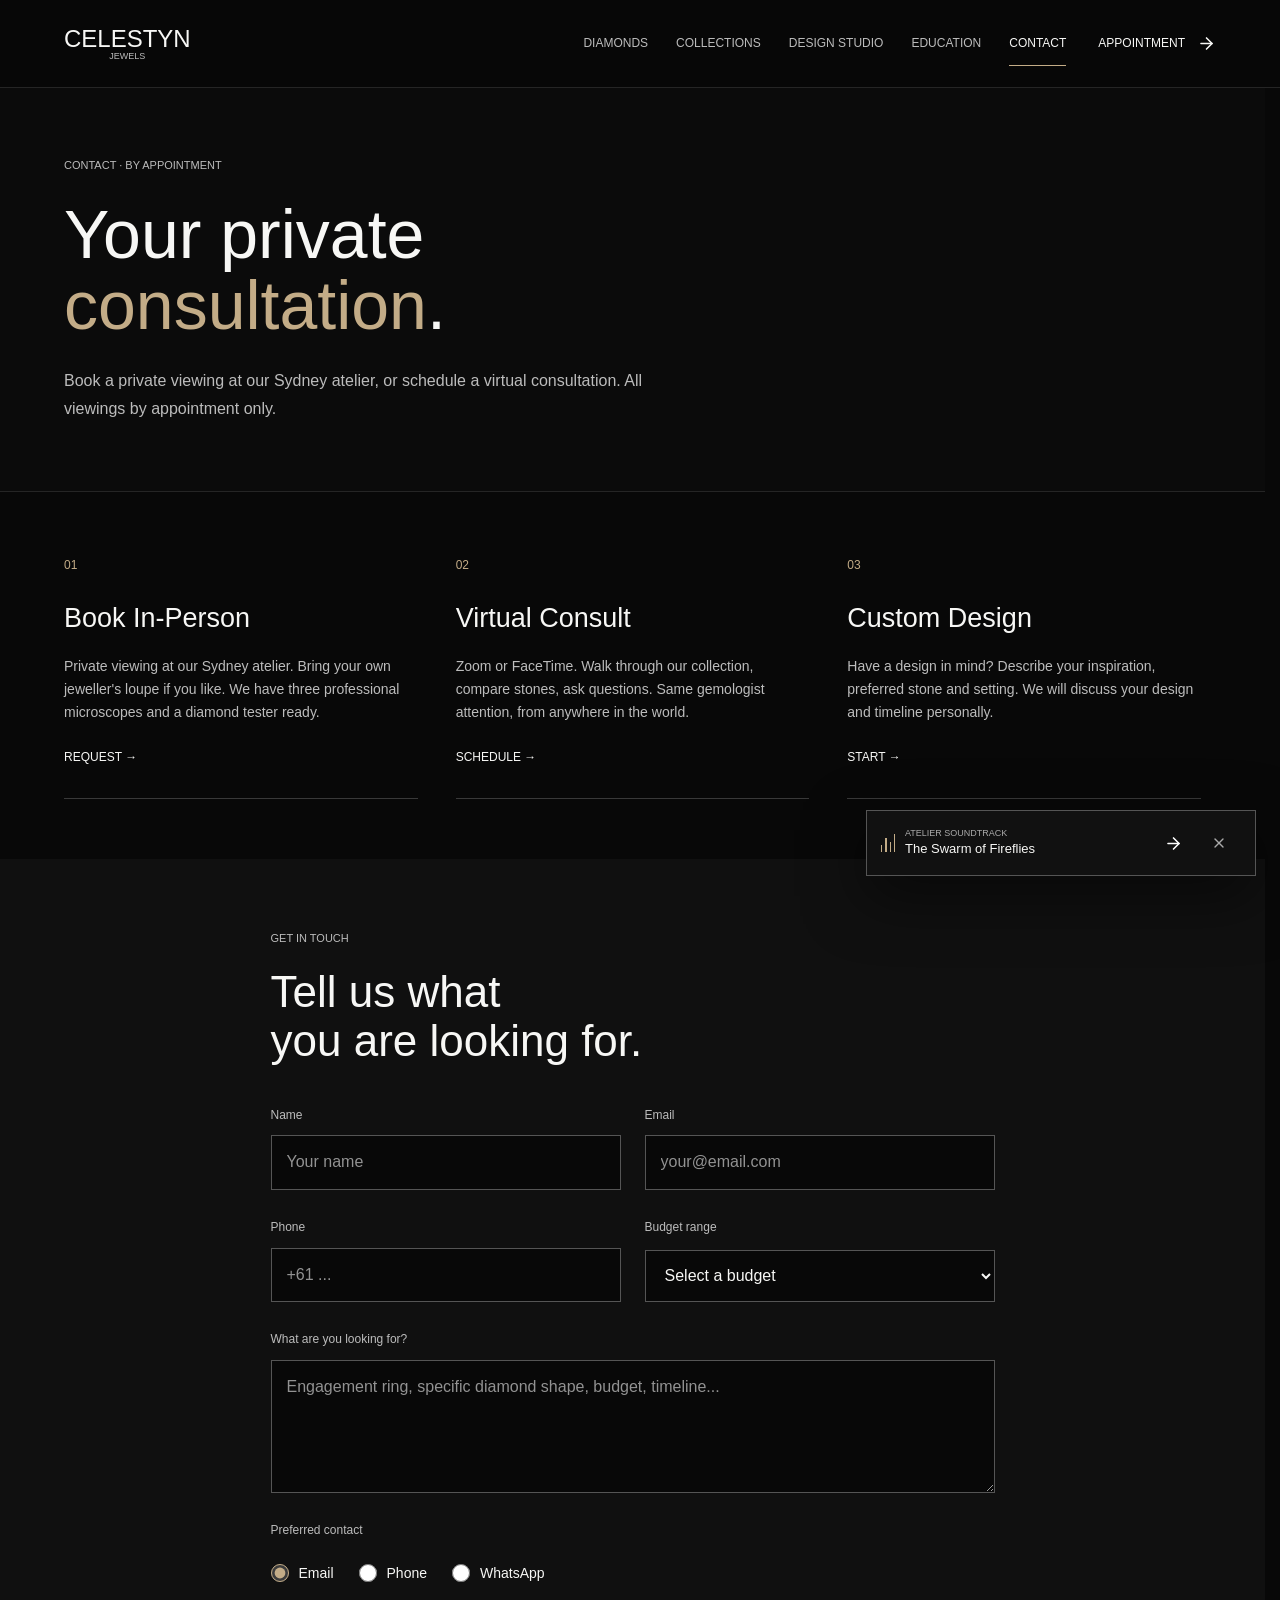
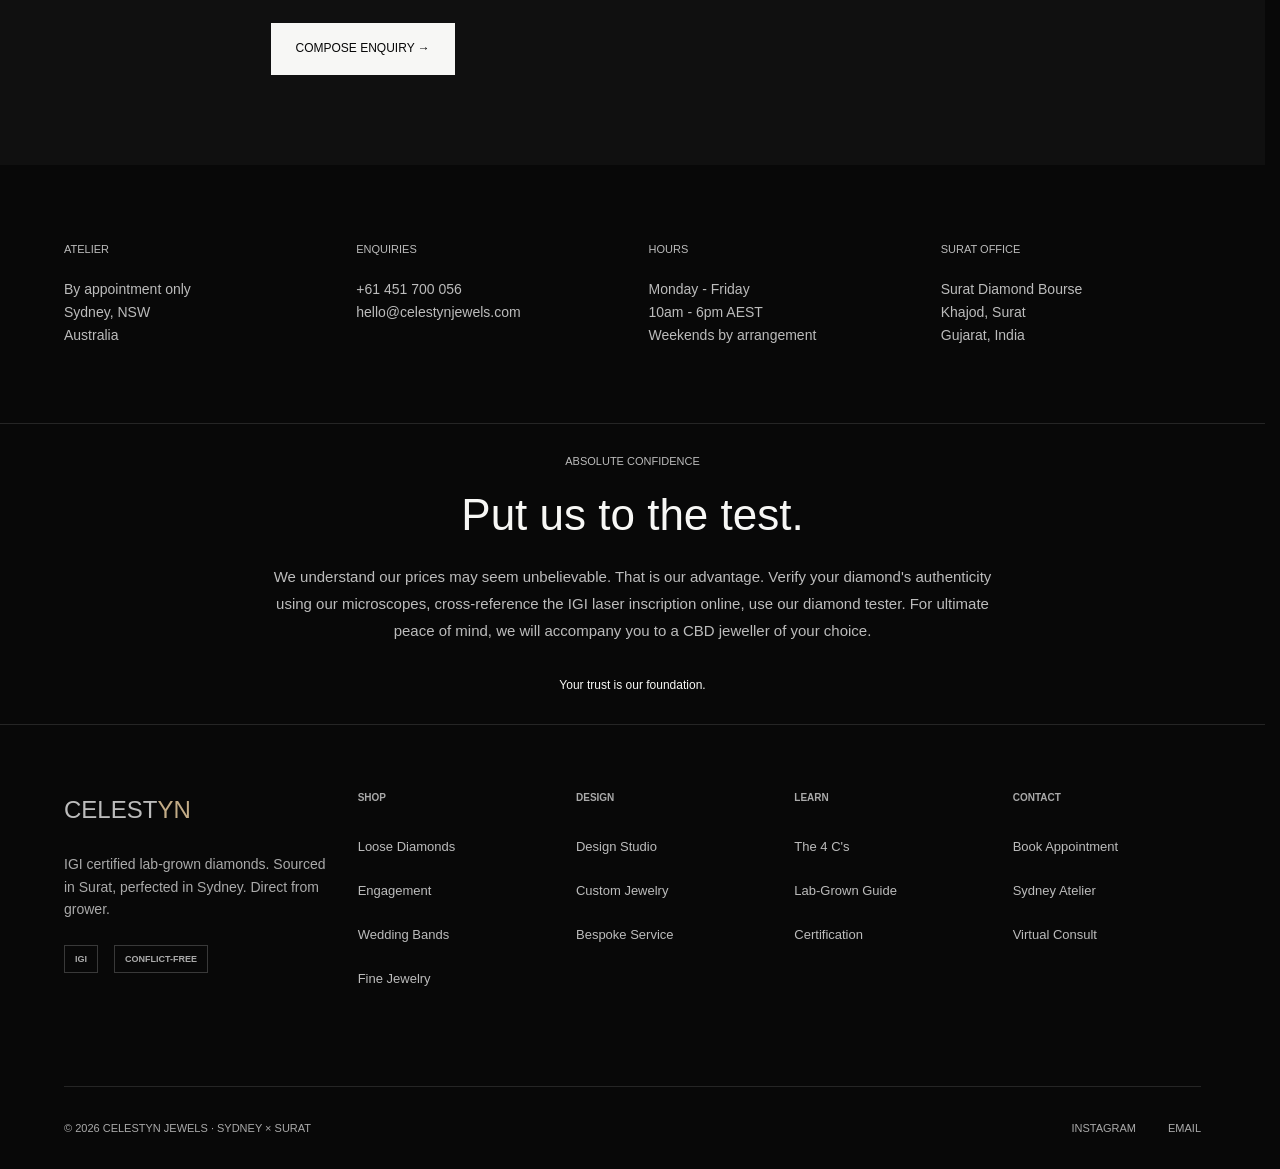
<file: contact.html>
<!DOCTYPE html>
<html lang="en">
<head>
<meta charset="UTF-8">
<meta name="viewport" content="width=device-width, initial-scale=1.0">
<title>Contact · Book a Consultation | Celestyn Jewels</title>
<meta name="description" content="Book a private viewing at our Sydney atelier or schedule a virtual consultation. By appointment only.">
<link rel="stylesheet" href="styles.css?v=20260911-r5">
<link rel="stylesheet" href="atelier.css?v=20260911-r5">
<link rel="canonical" href="https://celestynjewels.com/contact">
<meta name="theme-color" content="#080808">
</head>
<body class="page-contact">

<a class="skip-link" href="#main">Skip to content</a>
<nav id="nav" aria-label="Main navigation"><div class="container nav-inner">
<a href="index.html" class="wordmark" aria-label="Celestyn home">CELESTYN<span>JEWELS</span></a>
<button type="button" class="nav-toggle" aria-label="Open menu" aria-expanded="false" aria-controls="primary-navigation"><span class="icon icon-menu" aria-hidden="true"></span></button>
<div class="nav-links" id="primary-navigation"><a href="shop.html">Diamonds</a>
<a href="collections.html">Collections</a>
<a href="design-studio.html">Design Studio</a>
<a href="education.html">Education</a>
<a href="contact.html" aria-current="page">Contact</a></div>
<a href="#enquiry-form" class="nav-appointment">Appointment<span class="icon icon-arrow" aria-hidden="true"></span></a>
</div></nav><main id="main" tabindex="-1">


<!-- HERO -->
<header class="page-hero">
  <div class="container">
    <p class="eyebrow">Contact · By Appointment</p>
    <h1 class="display reveal">Your private<br><em>consultation</em>.</h1>
    <p class="page-hero-sub reveal">Book a private viewing at our Sydney atelier, or schedule a virtual consultation. All viewings by appointment only.</p>
  </div>
</header>

<!-- CONTACT OPTIONS -->
<section class="contact-options">
  <div class="container">
    <div class="contact-grid">
      <a href="#enquiry-form" class="contact-card">
        <span class="contact-num">01</span>
        <h3>Book In-Person</h3>
        <p>Private viewing at our Sydney atelier. Bring your own jeweller's loupe if you like. We have three professional microscopes and a diamond tester ready.</p>
        <div class="contact-arrow">Request →</div>
      </a>
      <a href="#enquiry-form" class="contact-card">
        <span class="contact-num">02</span>
        <h3>Virtual Consult</h3>
        <p>Zoom or FaceTime. Walk through our collection, compare stones, ask questions. Same gemologist attention, from anywhere in the world.</p>
        <div class="contact-arrow">Schedule →</div>
      </a>
      <a href="#enquiry-form" class="contact-card">
        <span class="contact-num">03</span>
        <h3>Custom Design</h3>
        <p>Have a design in mind? Describe your inspiration, preferred stone and setting. We will discuss your design and timeline personally.</p>
        <div class="contact-arrow">Start →</div>
      </a>
    </div>
  </div>
</section>

<!-- CONTACT FORM -->
<section class="contact-form-section">
  <div class="container-narrow">
    <p class="eyebrow">Get in touch</p>
    <h2 class="display-sm" style="margin-bottom:40px;">Tell us what<br>you are looking for.</h2>
    <p id="enquiry-context" class="enquiry-context" hidden></p>
<form class="contact-form" id="enquiry-form">
      <div class="form-row">
        <div class="form-field">
          <label for="cf-name">Name</label>
          <input type="text" id="cf-name" name="name" autocomplete="name" maxlength="100" placeholder="Your name" required>
        </div>
        <div class="form-field">
          <label for="cf-email">Email</label>
          <input type="email" id="cf-email" name="email" autocomplete="email" maxlength="254" placeholder="your@email.com" required>
        </div>
      </div>
      <div class="form-row">
        <div class="form-field">
          <label for="cf-phone">Phone</label>
          <input type="tel" id="cf-phone" name="phone" autocomplete="tel" maxlength="40" placeholder="+61 ...">
        </div>
        <div class="form-field">
          <label for="cf-budget">Budget range</label>
          <select id="cf-budget">
            <option value="">Select a budget</option><option>Under A$2,000</option>
            <option>A$2,000 - A$5,000</option>
            <option>A$5,000 - A$10,000</option>
            <option>A$10,000 - A$25,000</option>
            <option>A$25,000+</option>
            <option>Prefer not to say</option>
          </select>
        </div>
      </div>
      <div class="form-field">
        <label for="cf-message">What are you looking for?</label>
        <textarea rows="4" id="cf-message" name="message" maxlength="1500" placeholder="Engagement ring, specific diamond shape, budget, timeline..."></textarea>
      </div>
      <div class="form-field">
        <span id="preferred-contact-label" class="field-label">Preferred contact</span>
        <div class="radio-group" role="group" aria-labelledby="preferred-contact-label">
          <label class="radio-btn"><input type="radio" name="contact" value="Email" checked> Email</label>
          <label class="radio-btn"><input type="radio" name="contact" value="Phone"> Phone</label>
          <label class="radio-btn"><input type="radio" name="contact" value="WhatsApp"> WhatsApp</label>
        </div>
      </div>
      <button type="submit" class="btn btn-primary">Compose Enquiry →</button>
    </form>
  </div>
</section>

<!-- DETAILS -->
<section class="contact-details">
  <div class="container">
    <div class="details-grid">
      <div class="detail-block">
        <p class="eyebrow">Atelier</p>
        <p class="detail-text">By appointment only<br>Sydney, NSW<br>Australia</p>
      </div>
      <div class="detail-block">
        <p class="eyebrow">Enquiries</p>
        <p class="detail-text">
          <a href="tel:+61451700056">+61 451 700 056</a><br>
          <a href="mailto:hello@celestynjewels.com">hello@celestynjewels.com</a>
        </p>
      </div>
      <div class="detail-block">
        <p class="eyebrow">Hours</p>
        <p class="detail-text">Monday - Friday<br>10am - 6pm AEST<br>Weekends by arrangement</p>
      </div>
      <div class="detail-block">
        <p class="eyebrow">Surat Office</p>
        <p class="detail-text">Surat Diamond Bourse<br>Khajod, Surat<br>Gujarat, India</p>
      </div>
    </div>
  </div>
</section>

<!-- TRUST STRIP -->
<section class="trust-strip-final">
  <div class="container-narrow" style="text-align:center;">
    <p class="eyebrow" style="margin-bottom:20px;">Absolute Confidence</p>
    <h2 class="display-sm" style="margin-bottom:24px;">Put us to the test.</h2>
    <p class="body" style="margin-bottom:32px;">We understand our prices may seem unbelievable. That is our advantage. Verify your diamond's authenticity using our microscopes, cross-reference the IGI laser inscription online, use our diamond tester. For ultimate peace of mind, we will accompany you to a CBD jeweller of your choice.</p>
    <p class="trust-close">Your trust is our foundation.</p>
  </div>
</section>


</main>
<footer>
  <div class="container">
    <div class="footer-grid">
      <div class="footer-col footer-brand">
        <a href="index.html" class="wordmark">CELEST<em>YN</em></a>
        <p>IGI certified lab-grown diamonds. Sourced in Surat, perfected in Sydney. Direct from grower.</p>
        <div class="footer-cert">
          <span>IGI</span>
          <span>Conflict-Free</span>
        </div>
      </div>
      <div class="footer-col">
        <h5>Shop</h5>
        <a href="shop.html">Loose Diamonds</a>
        <a href="collections.html">Engagement</a>
        <a href="collections.html">Wedding Bands</a>
        <a href="collections.html">Fine Jewelry</a>
      </div>
      <div class="footer-col">
        <h5>Design</h5>
        <a href="design-studio.html">Design Studio</a>
        <a href="design-studio.html">Custom Jewelry</a>
        <a href="design-studio.html">Bespoke Service</a>
      </div>
      <div class="footer-col">
        <h5>Learn</h5>
        <a href="education.html">The 4 C's</a>
        <a href="education.html">Lab-Grown Guide</a>
        <a href="education.html">Certification</a>
      </div>
      <div class="footer-col">
        <h5>Contact</h5>
        <a href="contact.html">Book Appointment</a>
        <a href="contact.html">Sydney Atelier</a>
        <a href="contact.html">Virtual Consult</a>
      </div>
    </div>
    <div class="footer-bottom">
      <p>© 2026 Celestyn Jewels · Sydney × Surat</p>
      <div class="footer-social">
        <a href="https://www.instagram.com/celestynjewels" target="_blank" rel="noopener">Instagram</a>
        
        <a href="mailto:hello@celestynjewels.com">Email</a>
      </div>
    </div>
  </div>
</footer>

<aside id="music-player" aria-label="Atelier soundtrack">
<div class="player-bars" aria-hidden="true"><span></span><span></span><span></span><span></span></div>
<div class="player-text"><span class="player-label">Atelier Soundtrack</span><span class="player-track">The Swarm of Fireflies</span></div>
<a href="https://music.black.gallery/" class="player-link" target="_blank" rel="noopener" aria-label="Open soundtrack in a new tab" title="Open soundtrack"><span class="icon icon-arrow" aria-hidden="true"></span></a>
<button type="button" class="player-close" aria-label="Close soundtrack" title="Close soundtrack"><span class="icon icon-close" aria-hidden="true"></span></button>
</aside>

<script src="app.js?v=20260911-r5"></script>
</body>
</html>
</file>
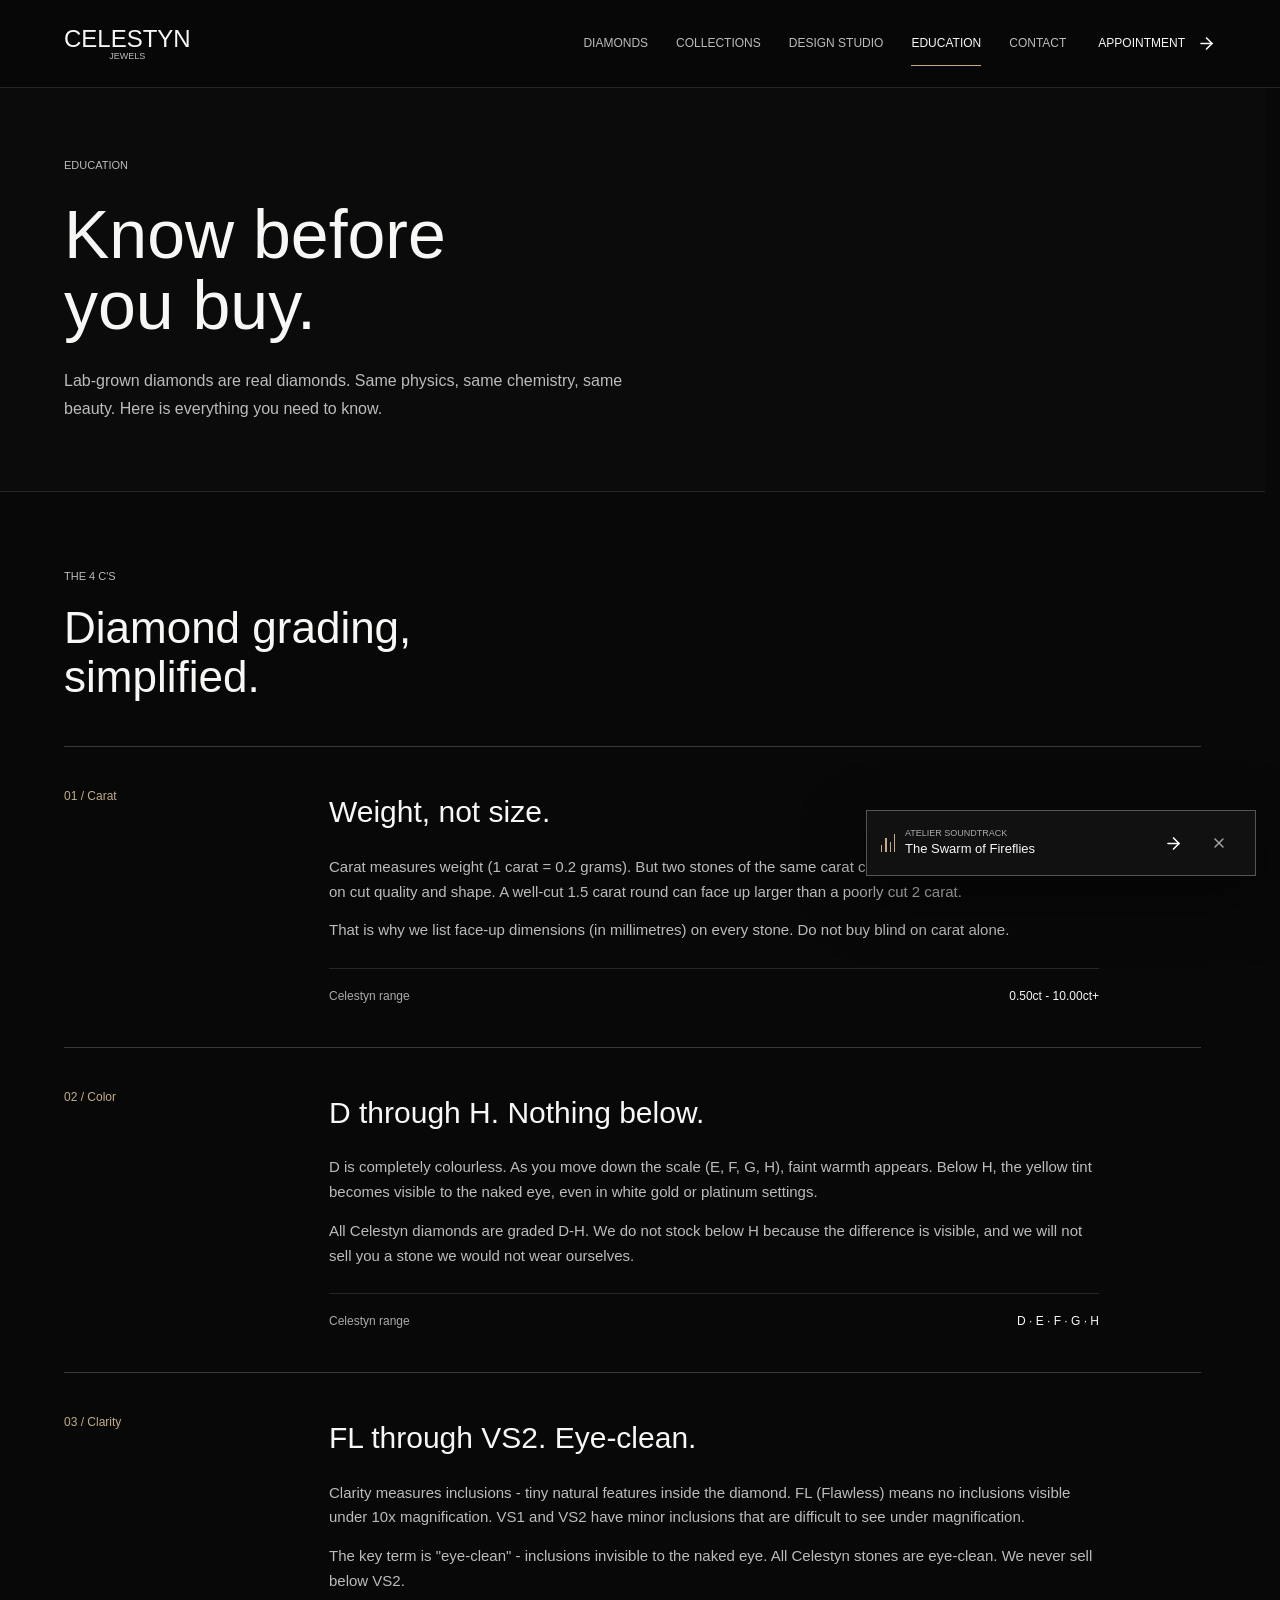
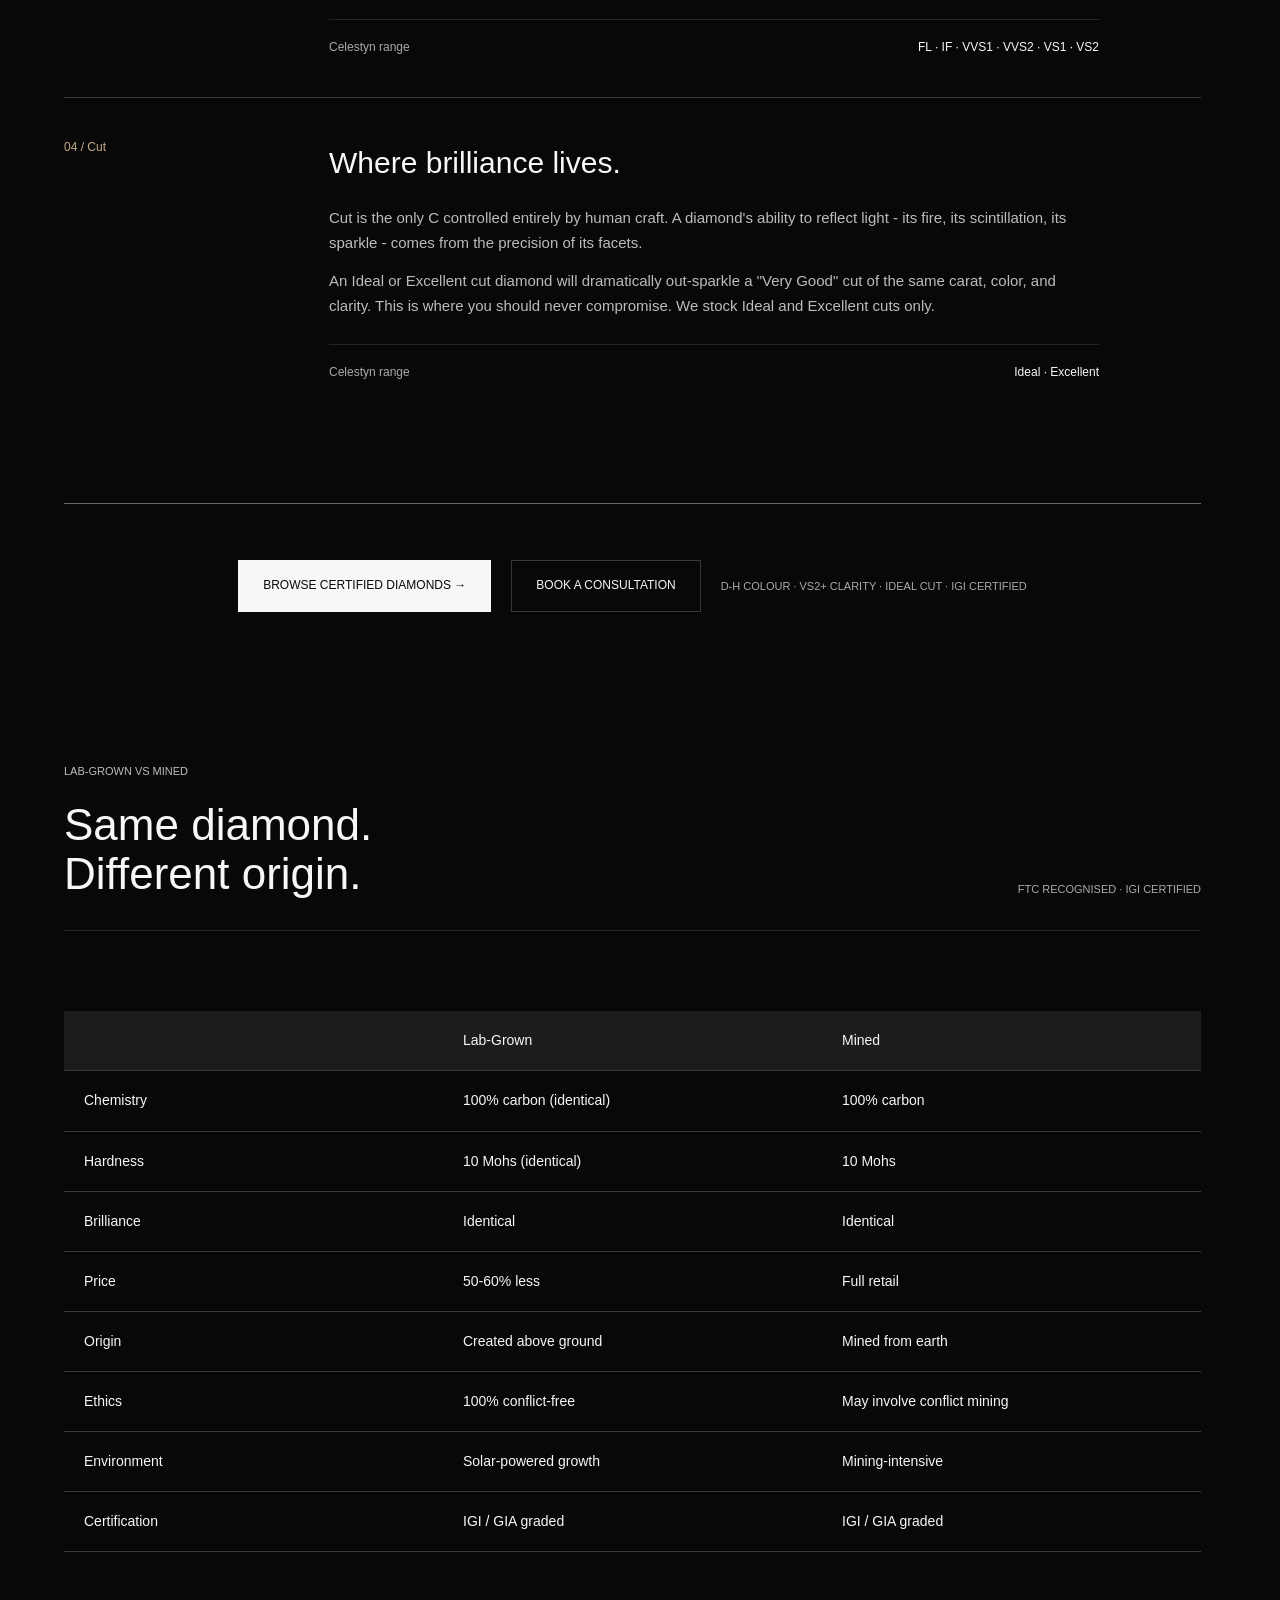
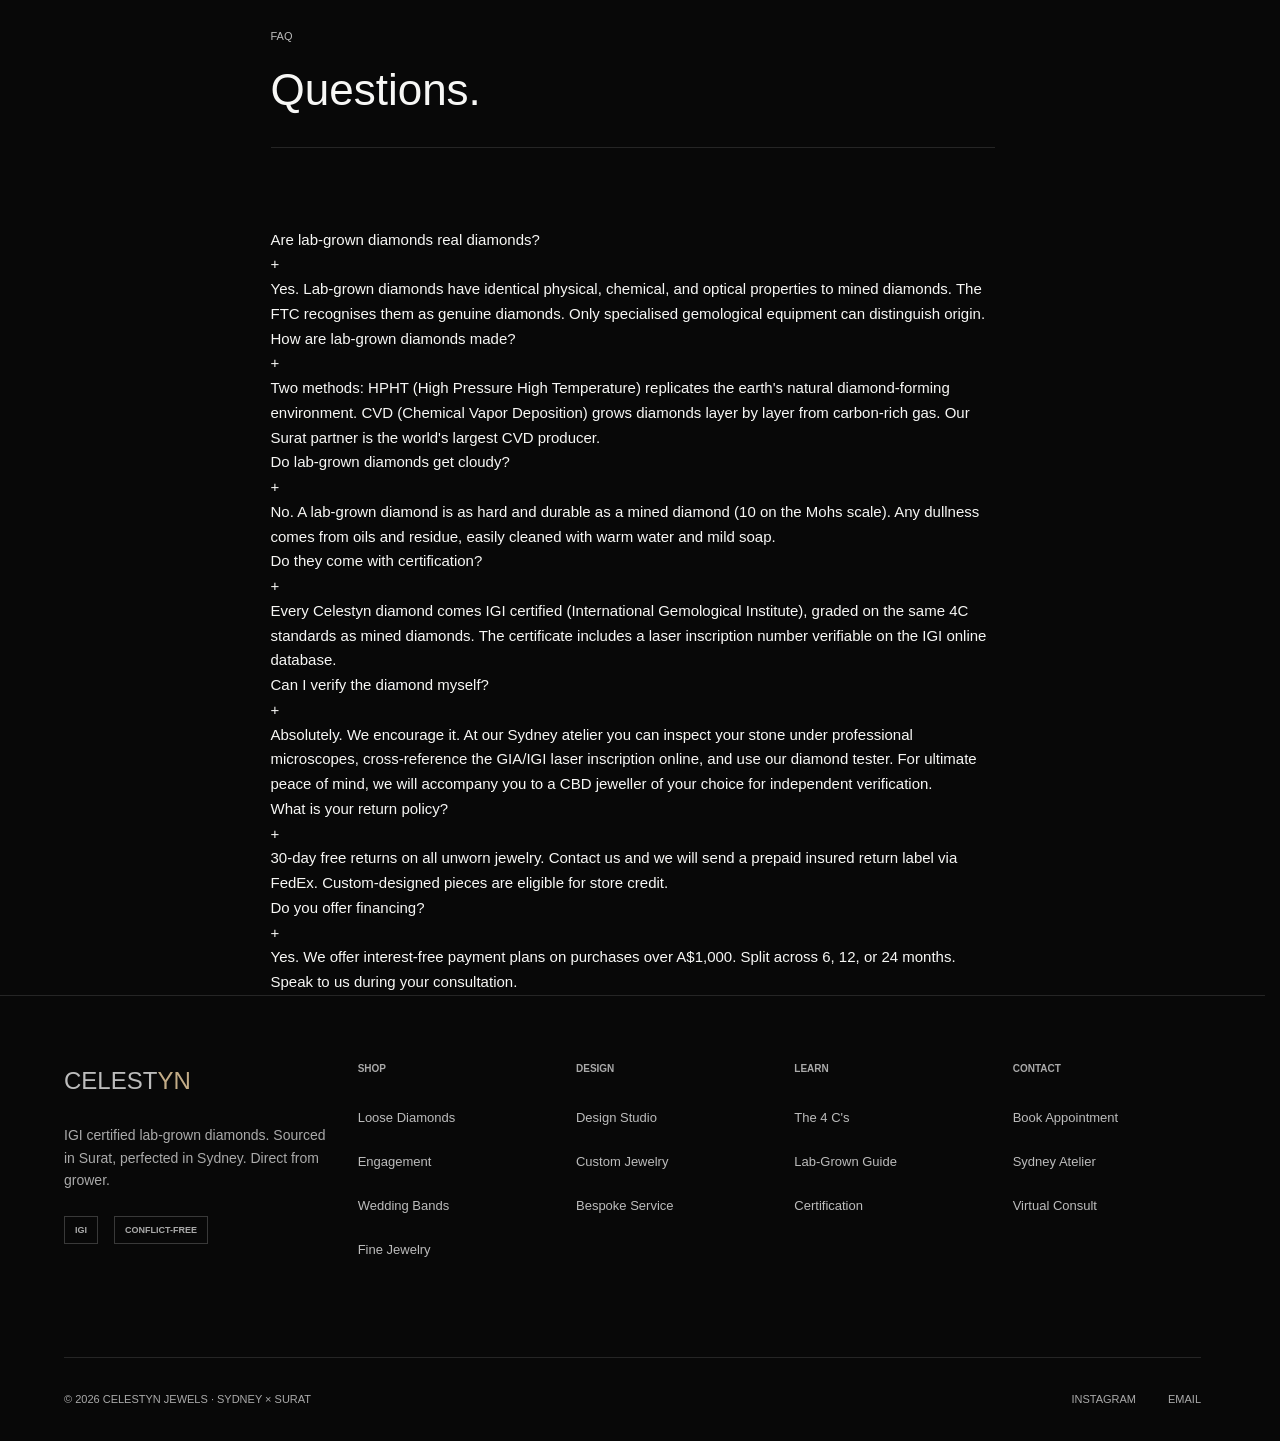
<file: education.html>
<!DOCTYPE html>
<html lang="en">
<head>
<meta charset="UTF-8">
<meta name="viewport" content="width=device-width, initial-scale=1.0">
<title>Education · The 4 C's & Lab-Grown Diamond Guide | Celestyn Jewels</title>
<meta name="description" content="Learn about diamond grading (carat, color, clarity, cut), lab-grown vs mined diamonds, and certification. Everything you need to know before buying.">
<link rel="stylesheet" href="styles.css?v=20260911-r5">
<link rel="stylesheet" href="atelier.css?v=20260911-r5">
<link rel="canonical" href="https://celestynjewels.com/education">
<meta name="theme-color" content="#080808">
</head>
<body class="page-education">

<a class="skip-link" href="#main">Skip to content</a>
<nav id="nav" aria-label="Main navigation"><div class="container nav-inner">
<a href="index.html" class="wordmark" aria-label="Celestyn home">CELESTYN<span>JEWELS</span></a>
<button type="button" class="nav-toggle" aria-label="Open menu" aria-expanded="false" aria-controls="primary-navigation"><span class="icon icon-menu" aria-hidden="true"></span></button>
<div class="nav-links" id="primary-navigation"><a href="shop.html">Diamonds</a>
<a href="collections.html">Collections</a>
<a href="design-studio.html">Design Studio</a>
<a href="education.html" aria-current="page">Education</a>
<a href="contact.html">Contact</a></div>
<a href="contact.html#enquiry-form" class="nav-appointment">Appointment<span class="icon icon-arrow" aria-hidden="true"></span></a>
</div></nav><main id="main" tabindex="-1">


<!-- HERO -->
<header class="page-hero">
  <div class="container">
    <p class="eyebrow">Education</p>
    <h1 class="display reveal">Know before<br>you buy.</h1>
    <p class="page-hero-sub reveal">Lab-grown diamonds are real diamonds. Same physics, same chemistry, same beauty. Here is everything you need to know.</p>
  </div>
</header>

<!-- 4 C's DETAIL -->
<section class="edu-detail">
  <div class="container">

    <div class="edu-section-head">
      <p class="eyebrow">The 4 C's</p>
      <h2 class="display-sm">Diamond grading,<br>simplified.</h2>
    </div>

    <!-- CARAT -->
    <div class="edu-block">
      <div class="edu-block-num">01 / Carat</div>
      <div class="edu-block-content">
        <h3>Weight, not size.</h3>
        <p>Carat measures weight (1 carat = 0.2 grams). But two stones of the same carat can look different sizes depending on cut quality and shape. A well-cut 1.5 carat round can face up larger than a poorly cut 2 carat.</p>
        <p>That is why we list face-up dimensions (in millimetres) on every stone. Do not buy blind on carat alone.</p>
        <div class="edu-range">
          <span class="edu-range-label">Celestyn range</span>
          <span class="edu-range-val">0.50ct - 10.00ct+</span>
        </div>
      </div>
    </div>

    <!-- COLOR -->
    <div class="edu-block">
      <div class="edu-block-num">02 / Color</div>
      <div class="edu-block-content">
        <h3>D through H. Nothing below.</h3>
        <p>D is completely colourless. As you move down the scale (E, F, G, H), faint warmth appears. Below H, the yellow tint becomes visible to the naked eye, even in white gold or platinum settings.</p>
        <p>All Celestyn diamonds are graded D-H. We do not stock below H because the difference is visible, and we will not sell you a stone we would not wear ourselves.</p>
        <div class="edu-range">
          <span class="edu-range-label">Celestyn range</span>
          <span class="edu-range-val">D · E · F · G · H</span>
        </div>
      </div>
    </div>

    <!-- CLARITY -->
    <div class="edu-block">
      <div class="edu-block-num">03 / Clarity</div>
      <div class="edu-block-content">
        <h3>FL through VS2. Eye-clean.</h3>
        <p>Clarity measures inclusions - tiny natural features inside the diamond. FL (Flawless) means no inclusions visible under 10x magnification. VS1 and VS2 have minor inclusions that are difficult to see under magnification.</p>
        <p>The key term is "eye-clean" - inclusions invisible to the naked eye. All Celestyn stones are eye-clean. We never sell below VS2.</p>
        <div class="edu-range">
          <span class="edu-range-label">Celestyn range</span>
          <span class="edu-range-val">FL · IF · VVS1 · VVS2 · VS1 · VS2</span>
        </div>
      </div>
    </div>

    <!-- CUT -->
    <div class="edu-block">
      <div class="edu-block-num">04 / Cut</div>
      <div class="edu-block-content">
        <h3>Where brilliance lives.</h3>
        <p>Cut is the only C controlled entirely by human craft. A diamond's ability to reflect light - its fire, its scintillation, its sparkle - comes from the precision of its facets.</p>
        <p>An Ideal or Excellent cut diamond will dramatically out-sparkle a "Very Good" cut of the same carat, color, and clarity. This is where you should never compromise. We stock Ideal and Excellent cuts only.</p>
        <div class="edu-range">
          <span class="edu-range-label">Celestyn range</span>
          <span class="edu-range-val">Ideal · Excellent</span>
        </div>
      </div>
    </div>

    <!-- BUY PATH CTA -->
    <div class="edu-cta-row">
      <a href="shop.html" class="btn btn-primary">Browse Certified Diamonds →</a>
      <a href="contact.html?item=Diamond+Education+Consultation#enquiry-form" class="btn btn-ghost">Book a Consultation</a>
      <span class="edu-cta-note">D-H colour · VS2+ clarity · Ideal cut · IGI certified</span>
    </div>

  </div>
</section>

<!-- LAB VS MINED -->
<section class="lab-vs-mined">
  <div class="container">
    <div class="section-head">
      <div>
        <span class="label">Lab-Grown vs Mined</span>
        <h2>Same diamond.<br>Different origin.</h2>
      </div>
      <div class="meta">FTC recognised · IGI certified</div>
    </div>
    <div class="comparison-table">
      <div class="comparison-row comparison-head">
        <div></div>
        <div>Lab-Grown</div>
        <div>Mined</div>
      </div>
      <div class="comparison-row">
        <div>Chemistry</div>
        <div>100% carbon (identical)</div>
        <div>100% carbon</div>
      </div>
      <div class="comparison-row">
        <div>Hardness</div>
        <div>10 Mohs (identical)</div>
        <div>10 Mohs</div>
      </div>
      <div class="comparison-row">
        <div>Brilliance</div>
        <div>Identical</div>
        <div>Identical</div>
      </div>
      <div class="comparison-row">
        <div>Price</div>
        <div class="comp-highlight">50-60% less</div>
        <div>Full retail</div>
      </div>
      <div class="comparison-row">
        <div>Origin</div>
        <div class="comp-highlight">Created above ground</div>
        <div>Mined from earth</div>
      </div>
      <div class="comparison-row">
        <div>Ethics</div>
        <div class="comp-highlight">100% conflict-free</div>
        <div>May involve conflict mining</div>
      </div>
      <div class="comparison-row">
        <div>Environment</div>
        <div class="comp-highlight">Solar-powered growth</div>
        <div>Mining-intensive</div>
      </div>
      <div class="comparison-row">
        <div>Certification</div>
        <div class="comp-highlight">IGI / GIA graded</div>
        <div>IGI / GIA graded</div>
      </div>
    </div>
  </div>
</section>

<!-- FAQ -->
<section class="faq-section">
  <div class="container-narrow">
    <div class="section-head" style="grid-template-columns:1fr;">
      <span class="label">FAQ</span>
      <h2 class="display-sm">Questions.</h2>
    </div>
    <div class="faq-list">
      <div class="faq-item">
        <div class="faq-q">
          <h4>Are lab-grown diamonds real diamonds?</h4>
          <span class="faq-icon">+</span>
        </div>
        <div class="faq-a">
          <p>Yes. Lab-grown diamonds have identical physical, chemical, and optical properties to mined diamonds. The FTC recognises them as genuine diamonds. Only specialised gemological equipment can distinguish origin.</p>
        </div>
      </div>
      <div class="faq-item">
        <div class="faq-q">
          <h4>How are lab-grown diamonds made?</h4>
          <span class="faq-icon">+</span>
        </div>
        <div class="faq-a">
          <p>Two methods: HPHT (High Pressure High Temperature) replicates the earth's natural diamond-forming environment. CVD (Chemical Vapor Deposition) grows diamonds layer by layer from carbon-rich gas. Our Surat partner is the world's largest CVD producer.</p>
        </div>
      </div>
      <div class="faq-item">
        <div class="faq-q">
          <h4>Do lab-grown diamonds get cloudy?</h4>
          <span class="faq-icon">+</span>
        </div>
        <div class="faq-a">
          <p>No. A lab-grown diamond is as hard and durable as a mined diamond (10 on the Mohs scale). Any dullness comes from oils and residue, easily cleaned with warm water and mild soap.</p>
        </div>
      </div>
      <div class="faq-item">
        <div class="faq-q">
          <h4>Do they come with certification?</h4>
          <span class="faq-icon">+</span>
        </div>
        <div class="faq-a">
          <p>Every Celestyn diamond comes IGI certified (International Gemological Institute), graded on the same 4C standards as mined diamonds. The certificate includes a laser inscription number verifiable on the IGI online database.</p>
        </div>
      </div>
      <div class="faq-item">
        <div class="faq-q">
          <h4>Can I verify the diamond myself?</h4>
          <span class="faq-icon">+</span>
        </div>
        <div class="faq-a">
          <p>Absolutely. We encourage it. At our Sydney atelier you can inspect your stone under professional microscopes, cross-reference the GIA/IGI laser inscription online, and use our diamond tester. For ultimate peace of mind, we will accompany you to a CBD jeweller of your choice for independent verification.</p>
        </div>
      </div>
      <div class="faq-item">
        <div class="faq-q">
          <h4>What is your return policy?</h4>
          <span class="faq-icon">+</span>
        </div>
        <div class="faq-a">
          <p>30-day free returns on all unworn jewelry. Contact us and we will send a prepaid insured return label via FedEx. Custom-designed pieces are eligible for store credit.</p>
        </div>
      </div>
      <div class="faq-item">
        <div class="faq-q">
          <h4>Do you offer financing?</h4>
          <span class="faq-icon">+</span>
        </div>
        <div class="faq-a">
          <p>Yes. We offer interest-free payment plans on purchases over A$1,000. Split across 6, 12, or 24 months. Speak to us during your consultation.</p>
        </div>
      </div>
    </div>
  </div>
</section>


</main>
<footer>
  <div class="container">
    <div class="footer-grid">
      <div class="footer-col footer-brand">
        <a href="index.html" class="wordmark">CELEST<em>YN</em></a>
        <p>IGI certified lab-grown diamonds. Sourced in Surat, perfected in Sydney. Direct from grower.</p>
        <div class="footer-cert">
          <span>IGI</span>
          <span>Conflict-Free</span>
        </div>
      </div>
      <div class="footer-col">
        <h5>Shop</h5>
        <a href="shop.html">Loose Diamonds</a>
        <a href="collections.html">Engagement</a>
        <a href="collections.html">Wedding Bands</a>
        <a href="collections.html">Fine Jewelry</a>
      </div>
      <div class="footer-col">
        <h5>Design</h5>
        <a href="design-studio.html">Design Studio</a>
        <a href="design-studio.html">Custom Jewelry</a>
        <a href="design-studio.html">Bespoke Service</a>
      </div>
      <div class="footer-col">
        <h5>Learn</h5>
        <a href="education.html">The 4 C's</a>
        <a href="education.html">Lab-Grown Guide</a>
        <a href="education.html">Certification</a>
      </div>
      <div class="footer-col">
        <h5>Contact</h5>
        <a href="contact.html">Book Appointment</a>
        <a href="contact.html">Sydney Atelier</a>
        <a href="contact.html">Virtual Consult</a>
      </div>
    </div>
    <div class="footer-bottom">
      <p>© 2026 Celestyn Jewels · Sydney × Surat</p>
      <div class="footer-social">
        <a href="https://www.instagram.com/celestynjewels" target="_blank" rel="noopener">Instagram</a>
        
        <a href="mailto:hello@celestynjewels.com">Email</a>
      </div>
    </div>
  </div>
</footer>

<aside id="music-player" aria-label="Atelier soundtrack">
<div class="player-bars" aria-hidden="true"><span></span><span></span><span></span><span></span></div>
<div class="player-text"><span class="player-label">Atelier Soundtrack</span><span class="player-track">The Swarm of Fireflies</span></div>
<a href="https://music.black.gallery/" class="player-link" target="_blank" rel="noopener" aria-label="Open soundtrack in a new tab" title="Open soundtrack"><span class="icon icon-arrow" aria-hidden="true"></span></a>
<button type="button" class="player-close" aria-label="Close soundtrack" title="Close soundtrack"><span class="icon icon-close" aria-hidden="true"></span></button>
</aside>

<script src="app.js?v=20260911-r5"></script>
</body>
</html>
</file>
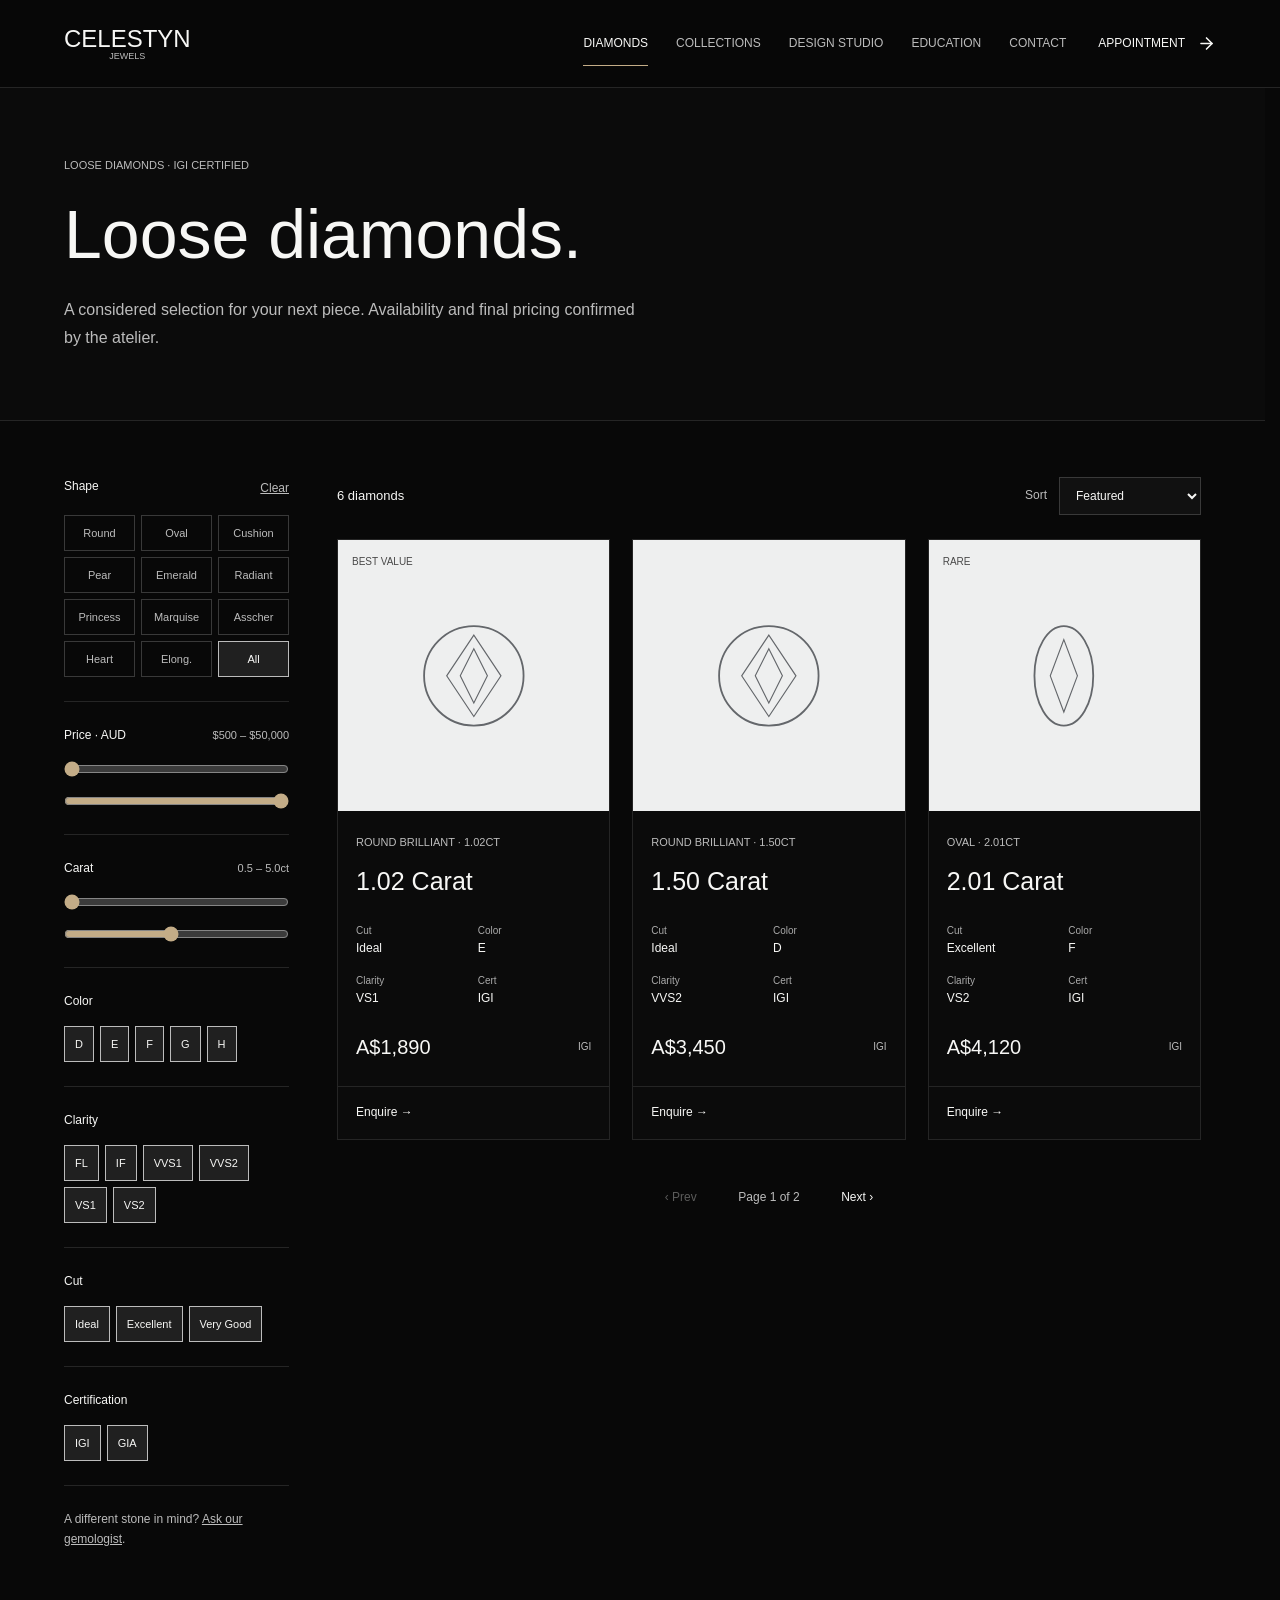
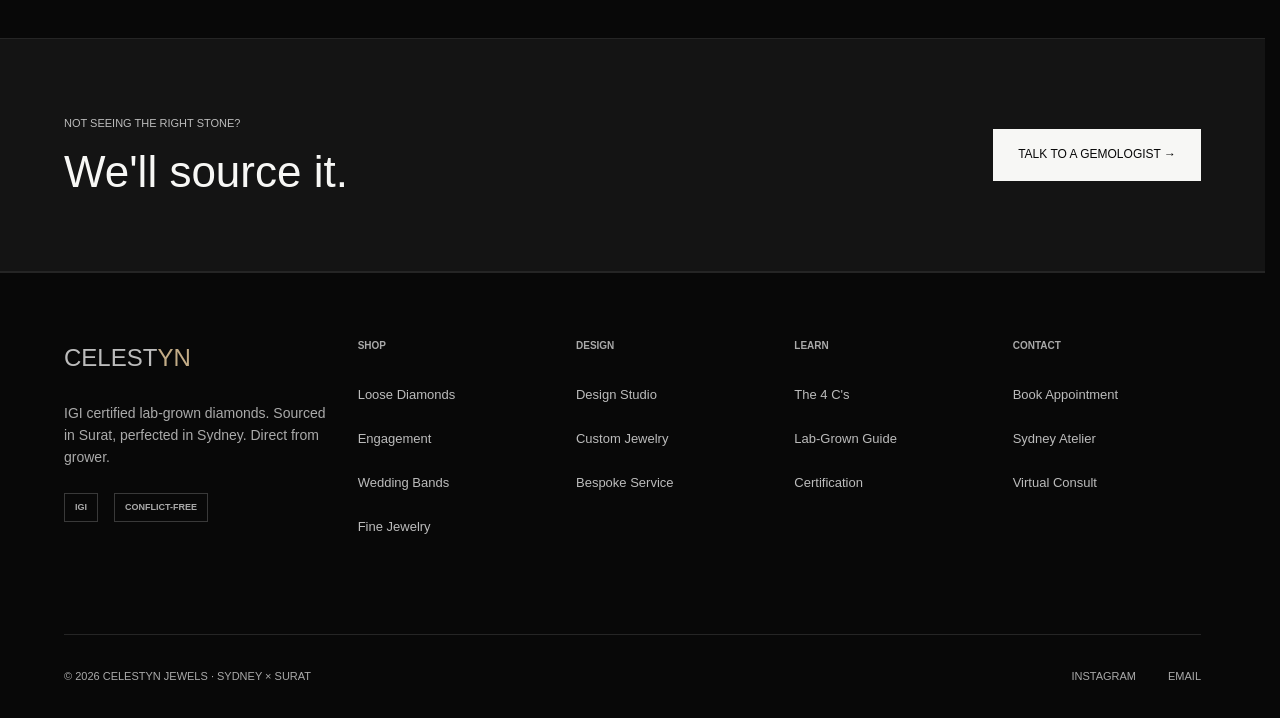
<file: shop.html>
<!DOCTYPE html>
<html lang="en">
<head>
<meta charset="UTF-8">
<meta name="viewport" content="width=device-width, initial-scale=1.0">
<title>Loose Lab Diamonds for Sale Sydney | IGI Certified | Celestyn Jewels</title>
  <meta name="description" content="Explore a curated selection of lab-grown diamonds from Celestyn Jewels. Compare shape, carat and price, then enquire with our Sydney atelier.">
<link rel="stylesheet" href="styles.css?v=20260911-r5">
<link rel="stylesheet" href="atelier.css?v=20260911-r5">
<link rel="canonical" href="https://celestynjewels.com/shop">
<meta name="theme-color" content="#080808">
</head>
<body class="page-shop">

<!-- NAV -->
<a class="skip-link" href="#main">Skip to content</a>
<nav id="nav" aria-label="Main navigation"><div class="container nav-inner">
<a href="index.html" class="wordmark" aria-label="Celestyn home">CELESTYN<span>JEWELS</span></a>
<button type="button" class="nav-toggle" aria-label="Open menu" aria-expanded="false" aria-controls="primary-navigation"><span class="icon icon-menu" aria-hidden="true"></span></button>
<div class="nav-links" id="primary-navigation"><a href="shop.html" aria-current="page">Diamonds</a>
<a href="collections.html">Collections</a>
<a href="design-studio.html">Design Studio</a>
<a href="education.html">Education</a>
<a href="contact.html">Contact</a></div>
<a href="contact.html#enquiry-form" class="nav-appointment">Appointment<span class="icon icon-arrow" aria-hidden="true"></span></a>
</div></nav><main id="main" tabindex="-1">

<!-- SEARCH HERO -->
<section class="search-hero">
  <div class="container">
    <p class="eyebrow">Loose Diamonds · IGI Certified</p>
    <h1 class="display">Loose diamonds.</h1>
    <p class="hero-sub">A considered selection for your next piece. Availability and final pricing confirmed by the atelier.</p>
  </div>
</section>

<!-- SEARCH TOOL -->
<section class="diamond-search">
  <div class="container">
    <div class="search-layout">

      <!-- FILTERS (sticky left rail) -->
      <aside class="search-filters" id="diamond-filters" aria-label="Diamond filters">

        <div class="filter-group">
          <div class="filter-head">
            <span class="filter-label">Shape</span>
            <button class="filter-clear">Clear</button>
          </div>
          <div class="shape-filter-grid">
            <button class="shape-btn">Round</button>
            <button class="shape-btn">Oval</button>
            <button class="shape-btn">Cushion</button>
            <button class="shape-btn">Pear</button>
            <button class="shape-btn">Emerald</button>
            <button class="shape-btn">Radiant</button>
            <button class="shape-btn">Princess</button>
            <button class="shape-btn">Marquise</button>
            <button class="shape-btn">Asscher</button>
            <button class="shape-btn">Heart</button>
            <button class="shape-btn">Elong.</button>
            <button class="shape-btn">All</button>
          </div>
        </div>

        <div class="filter-group">
          <div class="filter-head">
            <span class="filter-label">Price · AUD</span>
            <span class="filter-range-display"><span class="range-min">$500</span> – <span class="range-max">$50,000</span></span>
          </div>
          <div class="dual-range">
            <div class="dual-range-track"></div>
            <div class="dual-range-fill"></div>
            <input type="range" min="500" max="50000" value="500" step="100">
            <input type="range" min="500" max="50000" value="50000" step="100">
          </div>
        </div>

        <div class="filter-group">
          <div class="filter-head">
            <span class="filter-label">Carat</span>
            <span class="filter-range-display"><span class="range-min">0.5</span> – <span class="range-max">5.0</span>ct</span>
          </div>
          <div class="dual-range">
            <div class="dual-range-track"></div>
            <div class="dual-range-fill"></div>
            <input type="range" min="0.5" max="10" value="0.5" step="0.1">
            <input type="range" min="0.5" max="10" value="5" step="0.1">
          </div>
        </div>

        <div class="filter-group">
          <div class="filter-head">
            <span class="filter-label">Color</span>
          </div>
          <div class="chip-group">
            <button class="chip active">D</button>
            <button class="chip active">E</button>
            <button class="chip active">F</button>
            <button class="chip">G</button>
            <button class="chip">H</button>
          </div>
        </div>

        <div class="filter-group">
          <div class="filter-head">
            <span class="filter-label">Clarity</span>
          </div>
          <div class="chip-group">
            <button class="chip">FL</button>
            <button class="chip active">IF</button>
            <button class="chip active">VVS1</button>
            <button class="chip active">VVS2</button>
            <button class="chip active">VS1</button>
            <button class="chip active">VS2</button>
          </div>
        </div>

        <div class="filter-group">
          <div class="filter-head">
            <span class="filter-label">Cut</span>
          </div>
          <div class="chip-group">
            <button class="chip active">Ideal</button>
            <button class="chip active">Excellent</button>
            <button class="chip">Very Good</button>
          </div>
        </div>

        <div class="filter-group">
          <div class="filter-head">
            <span class="filter-label">Certification</span>
          </div>
          <div class="chip-group">
            <button class="chip active">IGI</button>
            <button class="chip">GIA</button>
          </div>
        </div>

        <div class="filter-help">
          <p>A different stone in mind? <a href="contact.html">Ask our gemologist</a>.</p>
        </div>
      </aside>

      <!-- RESULTS -->
      <div class="search-results">
        <div class="results-header"><button type="button" class="filter-toggle" aria-controls="diamond-filters" aria-expanded="false"><span class="icon icon-filter" aria-hidden="true"></span>Filters</button>
          <p class="results-count" aria-live="polite" aria-atomic="true"><span class="count-num">6</span> <span class="count-suffix">diamonds</span></p>
          <div class="results-sort">
            <label for="diamond-sort">Sort</label>
            <select id="diamond-sort">
              <option>Featured</option>
              <option>Price: low → high</option>
              <option>Price: high → low</option>
              <option>Carat: low → high</option>
              <option>Carat: high → low</option>
            </select>
          </div>
        </div>

        <div class="diamond-grid">
          <!-- DIAMOND 1 -->
          <article class="diamond-card">
            <div class="diamond-card-image">
              <span class="diamond-badge">Best Value</span>
              <svg viewBox="0 0 60 60"><circle cx="30" cy="30" r="22" fill="none" stroke="var(--grey-4)" stroke-width="0.8"/><path d="M30 12 L42 30 L30 48 L18 30 Z" fill="none" stroke="var(--grey-4)" stroke-width="0.5"/><path d="M30 18 L36 30 L30 42 L24 30 Z" fill="none" stroke="var(--grey-4)" stroke-width="0.5"/></svg>
            </div>
            <div class="diamond-card-body">
              <p class="card-eyebrow">Round Brilliant · 1.02ct</p>
              <h3 class="card-title">1.02 Carat</h3>
              <dl class="card-specs">
                <div><dt>Cut</dt><dd>Ideal</dd></div>
                <div><dt>Color</dt><dd>E</dd></div>
                <div><dt>Clarity</dt><dd>VS1</dd></div>
                <div><dt>Cert</dt><dd>IGI</dd></div>
              </dl>
              <div class="card-foot">
                <span class="price">A$1,890</span>
                <span class="cert-tag">IGI</span>
              </div>
            </div>
            <a href="contact.html?stone=1.02ct+Round+E+VS1&price=1890#enquiry-form" class="view-btn">Enquire →</a>
          </article>

          <!-- DIAMOND 2 -->
          <article class="diamond-card">
            <div class="diamond-card-image">
              <svg viewBox="0 0 60 60"><circle cx="30" cy="30" r="22" fill="none" stroke="var(--grey-4)" stroke-width="0.8"/><path d="M30 12 L42 30 L30 48 L18 30 Z" fill="none" stroke="var(--grey-4)" stroke-width="0.5"/><path d="M30 18 L36 30 L30 42 L24 30 Z" fill="none" stroke="var(--grey-4)" stroke-width="0.5"/></svg>
            </div>
            <div class="diamond-card-body">
              <p class="card-eyebrow">Round Brilliant · 1.50ct</p>
              <h3 class="card-title">1.50 Carat</h3>
              <dl class="card-specs">
                <div><dt>Cut</dt><dd>Ideal</dd></div>
                <div><dt>Color</dt><dd>D</dd></div>
                <div><dt>Clarity</dt><dd>VVS2</dd></div>
                <div><dt>Cert</dt><dd>IGI</dd></div>
              </dl>
              <div class="card-foot">
                <span class="price">A$3,450</span>
                <span class="cert-tag">IGI</span>
              </div>
            </div>
            <a href="contact.html?stone=1.50ct+Round+D+VVS2&price=3450#enquiry-form" class="view-btn">Enquire →</a>
          </article>

          <!-- DIAMOND 3 -->
          <article class="diamond-card">
            <div class="diamond-card-image">
              <span class="diamond-badge">Rare</span>
              <svg viewBox="0 0 60 60"><ellipse cx="30" cy="30" rx="13" ry="22" fill="none" stroke="var(--grey-4)" stroke-width="0.8"/><path d="M30 14 L36 30 L30 46 L24 30 Z" fill="none" stroke="var(--grey-4)" stroke-width="0.5"/></svg>
            </div>
            <div class="diamond-card-body">
              <p class="card-eyebrow">Oval · 2.01ct</p>
              <h3 class="card-title">2.01 Carat</h3>
              <dl class="card-specs">
                <div><dt>Cut</dt><dd>Excellent</dd></div>
                <div><dt>Color</dt><dd>F</dd></div>
                <div><dt>Clarity</dt><dd>VS2</dd></div>
                <div><dt>Cert</dt><dd>IGI</dd></div>
              </dl>
              <div class="card-foot">
                <span class="price">A$4,120</span>
                <span class="cert-tag">IGI</span>
              </div>
            </div>
            <a href="contact.html?stone=2.01ct+Oval+F+VS2&price=4120#enquiry-form" class="view-btn">Enquire →</a>
          </article>

          <!-- DIAMOND 4 -->
          <article class="diamond-card">
            <div class="diamond-card-image">
              <svg viewBox="0 0 60 60"><circle cx="30" cy="30" r="22" fill="none" stroke="var(--grey-4)" stroke-width="0.8"/><path d="M30 12 L42 30 L30 48 L18 30 Z" fill="none" stroke="var(--grey-4)" stroke-width="0.5"/><path d="M30 18 L36 30 L30 42 L24 30 Z" fill="none" stroke="var(--grey-4)" stroke-width="0.5"/></svg>
            </div>
            <div class="diamond-card-body">
              <p class="card-eyebrow">Round Brilliant · 1.25ct</p>
              <h3 class="card-title">1.25 Carat</h3>
              <dl class="card-specs">
                <div><dt>Cut</dt><dd>Ideal</dd></div>
                <div><dt>Color</dt><dd>E</dd></div>
                <div><dt>Clarity</dt><dd>IF</dd></div>
                <div><dt>Cert</dt><dd>IGI</dd></div>
              </dl>
              <div class="card-foot">
                <span class="price">A$2,890</span>
                <span class="cert-tag">IGI</span>
              </div>
            </div>
            <a href="contact.html?stone=1.25ct+Round+E+IF&price=2890#enquiry-form" class="view-btn">Enquire →</a>
          </article>

          <!-- DIAMOND 5 -->
          <article class="diamond-card">
            <div class="diamond-card-image">
              <svg viewBox="0 0 60 60"><path d="M30 8 L46 30 L30 52 L14 30 Z" fill="none" stroke="var(--grey-4)" stroke-width="0.8"/><path d="M30 14 L40 30 L30 46 L20 30 Z" fill="none" stroke="var(--grey-4)" stroke-width="0.5"/></svg>
            </div>
            <div class="diamond-card-body">
              <p class="card-eyebrow">Cushion · 1.75ct</p>
              <h3 class="card-title">1.75 Carat</h3>
              <dl class="card-specs">
                <div><dt>Cut</dt><dd>Excellent</dd></div>
                <div><dt>Color</dt><dd>D</dd></div>
                <div><dt>Clarity</dt><dd>VVS1</dd></div>
                <div><dt>Cert</dt><dd>IGI</dd></div>
              </dl>
              <div class="card-foot">
                <span class="price">A$3,980</span>
                <span class="cert-tag">IGI</span>
              </div>
            </div>
            <a href="contact.html?stone=1.75ct+Cushion+D+VVS1&price=3980#enquiry-form" class="view-btn">Enquire →</a>
          </article>

          <!-- DIAMOND 6 -->
          <article class="diamond-card">
            <div class="diamond-card-image">
              <span class="diamond-badge">Best Value</span>
              <svg viewBox="0 0 60 60"><path d="M30 8 C20 8 14 22 14 28 C14 38 22 48 30 48 C38 48 46 38 46 28 C46 22 40 8 30 8 Z" fill="none" stroke="var(--grey-4)" stroke-width="0.8"/><path d="M30 14 L36 30 L30 44 L24 30 Z" fill="none" stroke="var(--grey-4)" stroke-width="0.5"/></svg>
            </div>
            <div class="diamond-card-body">
              <p class="card-eyebrow">Pear · 1.88ct</p>
              <h3 class="card-title">1.88 Carat</h3>
              <dl class="card-specs">
                <div><dt>Cut</dt><dd>Excellent</dd></div>
                <div><dt>Color</dt><dd>F</dd></div>
                <div><dt>Clarity</dt><dd>VS1</dd></div>
                <div><dt>Cert</dt><dd>IGI</dd></div>
              </dl>
              <div class="card-foot">
                <span class="price">A$3,200</span>
                <span class="cert-tag">IGI</span>
              </div>
            </div>
            <a href="contact.html?stone=1.88ct+Pear+F+VS1&price=3200#enquiry-form" class="view-btn">Enquire →</a>
          </article>
        </div>

        <div class="empty-results" hidden><h2>No matching diamonds</h2><p>Our atelier can help source a different stone.</p><button class="btn btn-ghost" type="button" id="reset-filters">Reset Filters</button><a href="contact.html" class="btn-arrow">Ask the Atelier</a></div>
<div class="results-pagination">
          <button type="button" class="page-btn">‹ Prev</button>
          <span class="page-status">Page 1 of 2</span>
          <button type="button" class="page-btn">Next ›</button>
        </div>
      </div>

    </div>
  </div>
</section>

<!-- CONSULTATION CTA -->
<section class="cta-strip">
  <div class="container cta-inner">
    <div>
      <p class="eyebrow">Not seeing the right stone?</p>
      <h2 class="display-sm">We'll source it.</h2>
    </div>
    <a href="contact.html" class="btn btn-primary">Talk to a Gemologist →</a>
  </div>
</section>

<!-- FOOTER -->
</main>
<footer>
  <div class="container">
    <div class="footer-grid">
      <div class="footer-col footer-brand">
        <a href="index.html" class="wordmark">CELEST<em>YN</em></a>
        <p>IGI certified lab-grown diamonds. Sourced in Surat, perfected in Sydney. Direct from grower.</p>
        <div class="footer-cert">
          <span>IGI</span>
          <span>Conflict-Free</span>
        </div>
      </div>
      <div class="footer-col">
        <h5>Shop</h5>
        <a href="shop.html">Loose Diamonds</a>
        <a href="collections.html">Engagement</a>
        <a href="collections.html">Wedding Bands</a>
        <a href="collections.html">Fine Jewelry</a>
      </div>
      <div class="footer-col">
        <h5>Design</h5>
        <a href="design-studio.html">Design Studio</a>
        <a href="design-studio.html">Custom Jewelry</a>
        <a href="design-studio.html">Bespoke Service</a>
      </div>
      <div class="footer-col">
        <h5>Learn</h5>
        <a href="education.html">The 4 C's</a>
        <a href="education.html">Lab-Grown Guide</a>
        <a href="education.html">Certification</a>
      </div>
      <div class="footer-col">
        <h5>Contact</h5>
        <a href="contact.html">Book Appointment</a>
        <a href="contact.html">Sydney Atelier</a>
        <a href="contact.html">Virtual Consult</a>
      </div>
    </div>
    <div class="footer-bottom">
      <p>© 2026 Celestyn Jewels · Sydney × Surat</p>
      <div class="footer-social">
        <a href="https://www.instagram.com/celestynjewels" target="_blank" rel="noopener">Instagram</a>
        
        <a href="mailto:hello@celestynjewels.com">Email</a>
      </div>
    </div>
  </div>
</footer>

<aside id="music-player" aria-label="Atelier soundtrack">
<div class="player-bars" aria-hidden="true"><span></span><span></span><span></span><span></span></div>
<div class="player-text"><span class="player-label">Atelier Soundtrack</span><span class="player-track">The Swarm of Fireflies</span></div>
<a href="https://music.black.gallery/" class="player-link" target="_blank" rel="noopener" aria-label="Open soundtrack in a new tab" title="Open soundtrack"><span class="icon icon-arrow" aria-hidden="true"></span></a>
<button type="button" class="player-close" aria-label="Close soundtrack" title="Close soundtrack"><span class="icon icon-close" aria-hidden="true"></span></button>
</aside>

<script src="app.js?v=20260911-r5"></script>
</body>
</html>
</file>
<file: styles.css>
/* ═════════════════════════════════════════════════════════════════════
   C E L E S T Y N   J E W E L S
   Disruptive luxury. Black + rose gold. Slimane discipline applied.

   House rules:
   - One font family: Helvetica only
   - One accent: rose gold, used surgically (one moment per section)
   - Negative space: cinematic
   - Asymmetry only where it carries meaning
   - Animation: smooth easing, slow, no bounce
   ═════════════════════════════════════════════════════════════════════ */

:root {
  --black:        #050507;
  --black-2:      #0a0a10;
  --black-3:      #11111a;
  --black-4:      #1a1a24;
  --rose:         #b08d5c;
  --rose-bright:  #c69b6a;
  --rose-deep:    #8a6938;
  --rose-shadow:  #5a4525;
  --rose-soft:    rgba(176, 141, 92, 0.08);
  --rose-line:    rgba(176, 141, 92, 0.3);
  --rose-glow:    rgba(176, 141, 92, 0.15);
  --rose-ember:   #d4a574;
  --white:        #f5f0f3;
  --paper:        #fafafa;
  --grey-1:       #1c1c24;
  --grey-2:       #2a2a34;
  --grey-3:       #4a4a54;
  --grey-4:       #7a7a84;
  --grey-5:       #a5a5b0;
  --grey-6:       #c8c8d0;

  --font: 'Helvetica Neue', 'Neue Haas Grotesk Display', Helvetica, Arial, sans-serif;

  --t-smooth: 0.5s cubic-bezier(0.16, 1, 0.3, 1);
  --t-fast: 0.3s cubic-bezier(0.16, 1, 0.3, 1);
}

/* RESET - cleaner than typical */
*, *::before, *::after { margin: 0; padding: 0; box-sizing: border-box; }

html {
  font-size: 16px;
  scroll-behavior: smooth;
  -webkit-font-smoothing: antialiased;
  -moz-osx-font-smoothing: grayscale;
  text-rendering: optimizeLegibility;
}

body {
  font-family: var(--font);
  background: var(--black);
  color: var(--white);
  font-weight: 300;
  line-height: 1.6;
  overflow-x: hidden;
  /* Subtle texture - kills the AI flat-black feel */
  background-image:
    radial-gradient(ellipse at 20% 0%, rgba(176, 141, 92, 0.04) 0%, transparent 50%),
    radial-gradient(ellipse at 80% 100%, rgba(176, 141, 92, 0.03) 0%, transparent 50%);
}

a { color: inherit; text-decoration: none; transition: color var(--t-fast); }
button { font-family: inherit; cursor: pointer; border: none; background: none; color: inherit; }
img { max-width: 100%; display: block; }

/* ─── TYPE PRIMITIVES (Helvetica only, no mixing) ─── */
.eyebrow {
  font-size: 0.6875rem;
  font-weight: 500;
  letter-spacing: 0.42em;
  text-transform: uppercase;
  color: var(--grey-4);
}

.display {
  font-family: var(--font);
  font-weight: 200;
  letter-spacing: -0.025em;
  line-height: 0.95;
  font-size: clamp(3.5rem, 9vw, 8rem);
}

.display-sm {
  font-family: var(--font);
  font-weight: 200;
  letter-spacing: -0.02em;
  line-height: 1;
  font-size: clamp(2rem, 4.5vw, 3.75rem);
}

.label {
  font-size: 0.625rem;
  font-weight: 500;
  letter-spacing: 0.32em;
  text-transform: uppercase;
  color: var(--grey-5);
}

.body {
  font-size: 0.9375rem;
  font-weight: 300;
  line-height: 1.75;
  color: var(--grey-5);
  letter-spacing: 0.005em;
}

/* ─── LAYOUT ─── */
.container { max-width: 1400px; margin: 0 auto; padding: 0 48px; }
.container-narrow { max-width: 820px; margin: 0 auto; padding: 0 48px; }
.container-text { max-width: 580px; margin: 0 auto; padding: 0 48px; }

/* ─── NAV ─── */
#nav {
  position: fixed;
  top: 0;
  width: 100%;
  z-index: 100;
  padding: 24px 0;
  transition: background var(--t-smooth), padding var(--t-smooth), border-color var(--t-smooth);
  border-bottom: 1px solid transparent;
}
#nav.scrolled {
  background: rgba(5, 5, 7, 0.85);
  backdrop-filter: blur(20px);
  -webkit-backdrop-filter: blur(20px);
  padding: 16px 0;
  border-bottom: 1px solid var(--grey-1);
}
.nav-inner {
  display: flex;
  align-items: center;
  justify-content: space-between;
}
.wordmark {
  font-size: 0.9375rem;
  font-weight: 500;
  letter-spacing: 0.38em;
  text-transform: uppercase;
  color: var(--white);
  display: flex;
  align-items: baseline;
  gap: 1px;
}
.wordmark em {
  font-style: normal;
  color: var(--rose);
  font-weight: 500;
}
.nav-links {
  display: flex;
  gap: 40px;
  align-items: center;
}
.nav-links a {
  font-size: 0.6875rem;
  font-weight: 500;
  letter-spacing: 0.22em;
  text-transform: uppercase;
  color: var(--grey-4);
  position: relative;
  padding: 4px 0;
}
.nav-links a::after {
  content: '';
  position: absolute;
  bottom: 0;
  left: 0;
  width: 0;
  height: 1px;
  background: var(--rose);
  transition: width var(--t-smooth);
}
.nav-links a:hover {
  color: var(--white);
}
.nav-links a:hover::after { width: 100%; }
.nav-bag {
  font-size: 0.6875rem;
  font-weight: 500;
  letter-spacing: 0.22em;
  text-transform: uppercase;
  color: var(--white);
  display: flex;
  gap: 8px;
  align-items: center;
}
.nav-bag .count {
  display: inline-block;
  min-width: 18px;
  text-align: center;
  background: var(--rose);
  color: var(--black);
  font-size: 0.5625rem;
  font-weight: 600;
  padding: 2px 5px;
  letter-spacing: 0;
}

/* ─── HERO ─── */
#hero {
  position: relative;
  min-height: 100vh;
  display: flex;
  align-items: flex-end;
  padding: 140px 0 80px;
  overflow: hidden;
}
.hero-bg {
  position: absolute;
  inset: 0;
  background: url('assets/hero-diamond.png') center center / cover no-repeat;
  opacity: 0.35;
  transform: scale(1.08);
  animation: heroBreathe 12s ease-in-out infinite;
}
@keyframes heroBreathe {
  0%, 100% { transform: scale(1.08); }
  50% { transform: scale(1.12); }
}
.hero-mask {
  position: absolute;
  inset: 0;
  background:
    linear-gradient(180deg, rgba(5,5,7,0.6) 0%, transparent 30%, rgba(5,5,7,0.95) 100%),
    radial-gradient(ellipse at 50% 80%, transparent 0%, rgba(5,5,7,0.7) 100%);
}
.hero-content {
  position: relative;
  z-index: 2;
  width: 100%;
}
.hero-content .container { display: grid; grid-template-columns: 1fr 1fr; gap: 80px; align-items: end; }
.hero-eyebrow-row {
  display: flex;
  align-items: center;
  gap: 16px;
  margin-bottom: 32px;
  grid-column: 1 / -1;
}
.hero-eyebrow-row .rose-dot {
  width: 6px;
  height: 6px;
  background: var(--rose);
  border-radius: 50%;
  animation: pulse 2.4s ease-in-out infinite;
}
@keyframes pulse {
  0%, 100% { opacity: 1; transform: scale(1); }
  50% { opacity: 0.4; transform: scale(0.85); }
}
.hero h1 {
  font-size: clamp(4rem, 11vw, 9.5rem);
  font-weight: 100;
  letter-spacing: -0.035em;
  line-height: 0.88;
  margin-bottom: 0;
  align-self: end;
}
.hero h1 em {
  font-style: normal;
  font-weight: 200;
  color: var(--rose);
  display: block;
}
.hero-right {
  align-self: end;
  padding-bottom: 8px;
}
.hero-right .body {
  margin-bottom: 32px;
  max-width: 400px;
}
.hero-cta-row {
  display: flex;
  gap: 20px;
  align-items: center;
}
.btn {
  display: inline-flex;
  align-items: center;
  gap: 12px;
  padding: 18px 32px;
  font-size: 0.6875rem;
  font-weight: 500;
  letter-spacing: 0.22em;
  text-transform: uppercase;
  border: 1px solid transparent;
  transition: all var(--t-smooth);
  cursor: pointer;
  white-space: nowrap;
}
.btn-primary {
  background: var(--rose);
  color: var(--black);
}
.btn-primary:hover {
  background: var(--white);
  color: var(--black);
}
.btn-ghost {
  background: transparent;
  color: var(--white);
  border-color: var(--grey-2);
}
.btn-ghost:hover {
  border-color: var(--rose);
  color: var(--rose);
}
.btn-arrow {
  display: inline-flex;
  align-items: center;
  gap: 12px;
  font-size: 0.6875rem;
  font-weight: 500;
  letter-spacing: 0.22em;
  text-transform: uppercase;
  color: var(--white);
  padding: 8px 0;
  border-bottom: 1px solid var(--grey-3);
  transition: all var(--t-smooth);
}
.btn-arrow:hover {
  color: var(--rose);
  border-color: var(--rose);
}

/* ─── MARQUEE ─── */
.marquee {
  background: var(--rose);
  color: var(--black);
  padding: 18px 0;
  overflow: hidden;
  white-space: nowrap;
  border-top: 1px solid var(--rose);
  border-bottom: 1px solid var(--rose);
}
.marquee-track {
  display: inline-flex;
  gap: 48px;
  animation: marquee 40s linear infinite;
}
.marquee-track span {
  font-size: 0.6875rem;
  font-weight: 600;
  letter-spacing: 0.28em;
  text-transform: uppercase;
  color: var(--black);
}
.marquee-track .sep {
  color: var(--black);
  font-size: 0.5rem;
  opacity: 0.5;
}
@keyframes marquee {
  0% { transform: translateX(0); }
  100% { transform: translateX(-50%); }
}

/* ─── TRUST BAR (rebuilt - no emoji-style icons) ─── */
.trust-bar {
  padding: 80px 0;
  background: var(--black-2);
  border-top: 1px solid var(--grey-1);
  border-bottom: 1px solid var(--grey-1);
}
.trust-grid {
  display: grid;
  grid-template-columns: repeat(4, 1fr);
  gap: 0;
}
.trust-item {
  padding: 0 32px;
  border-left: 1px solid var(--grey-1);
}
.trust-item:first-child { border-left: none; padding-left: 0; }
.trust-num {
  font-size: 0.625rem;
  font-weight: 500;
  letter-spacing: 0.32em;
  color: var(--rose);
  margin-bottom: 16px;
  display: block;
}
.trust-item h4 {
  font-size: 0.75rem;
  font-weight: 500;
  letter-spacing: 0.18em;
  text-transform: uppercase;
  color: var(--white);
  margin-bottom: 12px;
}
.trust-item p {
  font-size: 0.8125rem;
  line-height: 1.65;
  color: var(--grey-4);
  font-weight: 300;
}

/* ─── COLLECTIONS (rebuilt - cinematic cards) ─── */
#collections {
  padding: 140px 0;
  background: var(--black);
}
.section-head {
  display: grid;
  grid-template-columns: 1fr auto;
  align-items: end;
  margin-bottom: 80px;
  padding-bottom: 32px;
  border-bottom: 1px solid var(--grey-1);
}
.section-head .label {
  margin-bottom: 20px;
  display: block;
}
.section-head h2 {
  font-size: clamp(2.25rem, 5vw, 4rem);
  font-weight: 200;
  letter-spacing: -0.02em;
  line-height: 1;
  max-width: 700px;
}
.section-head .meta {
  font-size: 0.6875rem;
  font-weight: 500;
  letter-spacing: 0.22em;
  text-transform: uppercase;
  color: var(--grey-4);
  text-align: right;
}
.section-head .meta span { color: var(--rose); }

.collection-grid {
  display: grid;
  grid-template-columns: 1.4fr 1fr 1fr;
  gap: 2px;
  background: var(--grey-1);
}
.collection-card {
  position: relative;
  aspect-ratio: 3/4;
  background: var(--black-2);
  overflow: hidden;
  cursor: pointer;
  display: flex;
  flex-direction: column;
  justify-content: flex-end;
  padding: 40px;
}
.collection-card-bg {
  position: absolute;
  inset: 0;
  background-size: cover;
  background-position: center;
  transition: transform 1.2s cubic-bezier(0.16, 1, 0.3, 1);
  opacity: 0.6;
}
.collection-card:hover .collection-card-bg {
  transform: scale(1.08);
}
.collection-card-overlay {
  position: absolute;
  inset: 0;
  background: linear-gradient(180deg, transparent 30%, rgba(5,5,7,0.92) 100%);
}
.collection-card-content {
  position: relative;
  z-index: 2;
}
.collection-card .label { margin-bottom: 12px; color: var(--rose); }
.collection-card h3 {
  font-size: 1.75rem;
  font-weight: 300;
  letter-spacing: -0.01em;
  margin-bottom: 12px;
}
.collection-card p {
  font-size: 0.8125rem;
  color: var(--grey-4);
  margin-bottom: 24px;
}
.collection-card .arrow {
  font-size: 0.6875rem;
  letter-spacing: 0.22em;
  text-transform: uppercase;
  color: var(--white);
  display: flex;
  align-items: center;
  gap: 8px;
  transition: gap var(--t-fast);
}
.collection-card:hover .arrow { gap: 16px; color: var(--rose); }

/* ─── DESIGN STUDIO (rebuilt - cleaner) ─── */
#design-studio {
  padding: 140px 0;
  background: var(--black-2);
  position: relative;
  overflow: hidden;
}
#design-studio::before {
  content: '';
  position: absolute;
  top: 50%;
  left: 50%;
  transform: translate(-50%, -50%);
  width: 600px;
  height: 600px;
  background: radial-gradient(circle, var(--rose-soft) 0%, transparent 70%);
  pointer-events: none;
}
.design-studio-inner {
  max-width: 980px;
  margin: 0 auto;
  padding: 0 48px;
  text-align: center;
  position: relative;
}
.design-studio-inner .label { margin-bottom: 20px; }
.design-studio-inner h2 {
  font-size: clamp(2.25rem, 5vw, 4rem);
  font-weight: 200;
  letter-spacing: -0.02em;
  line-height: 1.05;
  margin-bottom: 28px;
}
.design-studio-inner h2 em { font-style: normal; color: var(--rose); }
.design-studio-inner .body {
  max-width: 540px;
  margin: 0 auto 40px;
}
.design-steps {
  display: grid;
  grid-template-columns: repeat(3, 1fr);
  gap: 0;
  margin-top: 80px;
  border-top: 1px solid var(--grey-1);
}
.design-step {
  padding: 40px 32px 0;
  text-align: left;
}
.design-step-num {
  font-size: 0.625rem;
  font-weight: 500;
  letter-spacing: 0.32em;
  color: var(--rose);
  margin-bottom: 24px;
  display: block;
}
.design-step h4 {
  font-size: 0.8125rem;
  font-weight: 500;
  letter-spacing: 0.18em;
  text-transform: uppercase;
  margin-bottom: 16px;
  color: var(--white);
}
.design-step p {
  font-size: 0.875rem;
  color: var(--grey-4);
  line-height: 1.65;
}

/* ─── SHAPE SELECTOR (rebuilt - real SVG shapes) ─── */
#shapes {
  padding: 140px 0;
  background: var(--black);
}
.shape-grid {
  display: grid;
  grid-template-columns: repeat(6, 1fr);
  gap: 1px;
  background: var(--grey-1);
  border: 1px solid var(--grey-1);
  margin-top: 64px;
}
.shape-card {
  background: var(--black);
  aspect-ratio: 1;
  display: flex;
  flex-direction: column;
  align-items: center;
  justify-content: center;
  padding: 32px 16px;
  transition: all var(--t-smooth);
  cursor: pointer;
  position: relative;
}
.shape-card:hover, .shape-card.selected {
  background: var(--rose-soft);
}
.shape-card:hover svg, .shape-card.selected svg {
  stroke: var(--rose);
  fill: var(--rose-soft);
}
.shape-card svg {
  width: 40px;
  height: 40px;
  margin-bottom: 20px;
  stroke: var(--grey-4);
  stroke-width: 1.2;
  fill: none;
  transition: all var(--t-smooth);
}
.shape-card .label {
  font-size: 0.5625rem;
  letter-spacing: 0.18em;
  text-transform: uppercase;
  color: var(--grey-4);
  transition: color var(--t-smooth);
}
.shape-card:hover .label, .shape-card.selected .label {
  color: var(--rose);
}

/* ─── EDUCATION (rebuilt - 4C's, cleaner) ─── */
#education {
  padding: 140px 0;
  background: var(--black-2);
}
.edu-grid {
  display: grid;
  grid-template-columns: repeat(4, 1fr);
  gap: 0;
  border-top: 1px solid var(--rose);
}
.edu-card {
  padding: 32px 24px 32px 0;
  border-right: 1px solid var(--grey-1);
}
.edu-card:last-child { border-right: none; }
.edu-letter {
  font-size: 0.625rem;
  font-weight: 600;
  letter-spacing: 0.4em;
  color: var(--rose);
  margin-bottom: 24px;
  display: block;
}
.edu-card h3 {
  font-size: 1.25rem;
  font-weight: 400;
  letter-spacing: -0.005em;
  margin-bottom: 16px;
  color: var(--white);
}
.edu-card p {
  font-size: 0.875rem;
  line-height: 1.7;
  color: var(--grey-4);
  font-weight: 300;
}

/* ─── PARTNERSHIP (rebuilt - the brand story, properly told) ─── */
#partnership {
  padding: 140px 0;
  background: var(--black);
  position: relative;
}
.partnership-inner {
  max-width: 1200px;
  margin: 0 auto;
  padding: 0 48px;
  display: grid;
  grid-template-columns: 1fr 1.2fr;
  gap: 100px;
  align-items: start;
}
.partnership-left .label { margin-bottom: 20px; display: block; }
.partnership-left h2 {
  font-size: clamp(2.5rem, 5vw, 4.5rem);
  font-weight: 200;
  letter-spacing: -0.02em;
  line-height: 1;
  margin-bottom: 32px;
}
.partnership-left h2 em {
  font-style: normal;
  color: var(--rose);
}
.partnership-right {
  padding-top: 80px;
}
.partnership-right p {
  font-size: 1.0625rem;
  line-height: 1.8;
  color: var(--grey-5);
  margin-bottom: 24px;
  font-weight: 300;
}
.partnership-cities {
  display: grid;
  grid-template-columns: 1fr 1fr;
  gap: 0;
  margin-top: 60px;
  border-top: 1px solid var(--grey-1);
}
.city-block {
  padding: 32px 24px 0 0;
}
.city-block h4 {
  font-size: 0.6875rem;
  font-weight: 600;
  letter-spacing: 0.32em;
  text-transform: uppercase;
  color: var(--rose);
  margin-bottom: 12px;
}
.city-block p {
  font-size: 0.875rem;
  line-height: 1.7;
  color: var(--grey-4);
  font-weight: 300;
  margin-bottom: 0;
}

/* ─── APPOINTMENT CTA (rebuilt - the closer) ─── */
#appointment {
  padding: 160px 0;
  background: var(--black);
  text-align: center;
  border-top: 1px solid var(--grey-1);
}
#appointment .label { margin-bottom: 20px; display: block; }
#appointment h2 {
  font-size: clamp(3rem, 7vw, 5.5rem);
  font-weight: 200;
  letter-spacing: -0.025em;
  line-height: 0.95;
  margin-bottom: 28px;
  max-width: 900px;
  margin-left: auto;
  margin-right: auto;
}
#appointment h2 em { font-style: normal; color: var(--rose); }
#appointment p {
  font-size: 1.0625rem;
  color: var(--grey-5);
  max-width: 480px;
  margin: 0 auto 48px;
  font-weight: 300;
}

/* ─── FOOTER ─── */
footer {
  background: var(--black);
  padding: 80px 0 40px;
  border-top: 1px solid var(--grey-1);
}
.footer-grid {
  display: grid;
  grid-template-columns: 1.4fr 1fr 1fr 1fr 1fr;
  gap: 48px;
  margin-bottom: 80px;
}
.footer-brand .wordmark { margin-bottom: 24px; display: block; }
.footer-brand p {
  font-size: 0.875rem;
  color: var(--grey-4);
  line-height: 1.6;
  margin-bottom: 24px;
  max-width: 280px;
}
.footer-cert {
  display: flex;
  gap: 16px;
}
.footer-cert span {
  font-size: 0.5625rem;
  font-weight: 600;
  letter-spacing: 0.22em;
  text-transform: uppercase;
  color: var(--grey-4);
  border: 1px solid var(--grey-2);
  padding: 6px 10px;
}
.footer-col h5 {
  font-size: 0.625rem;
  font-weight: 600;
  letter-spacing: 0.32em;
  text-transform: uppercase;
  color: var(--grey-4);
  margin-bottom: 24px;
}
.footer-col a {
  display: block;
  font-size: 0.8125rem;
  color: var(--grey-5);
  margin-bottom: 12px;
  font-weight: 300;
  transition: color var(--t-fast);
}
.footer-col a:hover { color: var(--rose); }
.footer-bottom {
  display: flex;
  justify-content: space-between;
  align-items: center;
  padding-top: 32px;
  border-top: 1px solid var(--grey-1);
}
.footer-bottom p {
  font-size: 0.6875rem;
  color: var(--grey-4);
  letter-spacing: 0.18em;
  text-transform: uppercase;
}
.footer-social { display: flex; gap: 32px; }
.footer-social a {
  font-size: 0.6875rem;
  color: var(--grey-4);
  letter-spacing: 0.18em;
  text-transform: uppercase;
}
.footer-social a:hover { color: var(--rose); }

/* ─── REVEAL ANIMATION (smooth, no bounce) ─── */
.reveal {
  opacity: 0;
  transform: translateY(40px);
  transition: opacity 1s cubic-bezier(0.16, 1, 0.3, 1), transform 1s cubic-bezier(0.16, 1, 0.3, 1);
}
.reveal.visible { opacity: 1; transform: translateY(0); }

/* ─── MUSIC PLAYER (same as ezrakho) ─── */
#music-player {
  position: fixed;
  bottom: 24px;
  right: 24px;
  z-index: 999;
  background: rgba(5, 5, 7, 0.92);
  backdrop-filter: blur(16px);
  border: 1px solid var(--grey-2);
  color: var(--paper);
  font-size: 0.75rem;
  display: flex;
  align-items: center;
  gap: 14px;
  padding: 12px 18px 12px 14px;
  cursor: default;
  transition: all 0.4s var(--t-smooth);
  opacity: 0;
  transform: translateY(20px);
  box-shadow: 0 20px 60px rgba(0,0,0,0.5);
  max-width: 360px;
}
#music-player.visible { opacity: 1; transform: translateY(0); }
#music-player:hover { border-color: var(--rose); }
#music-player .player-bars { display: flex; align-items: flex-end; gap: 3px; width: 14px; height: 18px; flex-shrink: 0; }
#music-player .player-bars span {
  display: block; width: 3px; background: var(--rose);
  animation: barPulse 1.2s ease-in-out infinite;
  animation-play-state: paused;
}
#music-player .player-bars span:nth-child(1) { height: 40%; animation-delay: 0s; }
#music-player .player-bars span:nth-child(2) { height: 80%; animation-delay: 0.2s; }
#music-player .player-bars span:nth-child(3) { height: 55%; animation-delay: 0.4s; }
#music-player .player-bars span:nth-child(4) { height: 100%; animation-delay: 0.1s; }
@keyframes barPulse { 0%, 100% { transform: scaleY(0.3); } 50% { transform: scaleY(1); } }
#music-player .player-text { flex: 1; line-height: 1.3; min-width: 0; }
#music-player .player-label {
  font-size: 0.5625rem; letter-spacing: 0.25em; text-transform: uppercase;
  color: var(--grey-4); display: block; margin-bottom: 2px;
}
#music-player .player-track {
  font-size: 0.8125rem; font-weight: 400; color: var(--white);
  white-space: nowrap; overflow: hidden; text-overflow: ellipsis;
}
#music-player .player-track em { font-style: italic; color: var(--grey-4); font-weight: 300; margin-left: 4px; }
#music-player .player-toggle {
  width: 28px; height: 28px; border-radius: 50%; border: 1px solid var(--grey-3);
  display: flex; align-items: center; justify-content: center; color: var(--white);
  cursor: pointer; flex-shrink: 0; transition: all 0.2s; background: transparent;
}
#music-player .player-toggle:hover { background: var(--rose); color: var(--black); border-color: var(--rose); }
#music-player .player-full {
  font-size: 0.625rem; letter-spacing: 0.2em; text-transform: uppercase;
  color: var(--white); border-bottom: 1px solid var(--grey-3); padding-bottom: 1px;
  text-decoration: none; transition: border-color 0.3s; flex-shrink: 0;
}
#music-player .player-full:hover { border-color: var(--rose); }
#music-player .player-close {
  width: 18px; height: 18px; display: flex; align-items: center; justify-content: center;
  font-size: 0.875rem; color: var(--grey-4); cursor: pointer; transition: color 0.3s;
  flex-shrink: 0; line-height: 1; background: transparent; border: none; padding: 0;
}
#music-player .player-close:hover { color: var(--white); }
#music-player .player-embed {
  position: absolute; bottom: 100%; right: 0; margin-bottom: 12px;
  background: var(--black); border: 1px solid var(--grey-2); padding: 8px;
  box-shadow: 0 -20px 60px rgba(0,0,0,0.5);
}
#music-player .player-embed iframe { display: block; }
#music-player .player-embed[hidden] { display: none; }

/* ─── MOBILE NAV TOGGLE (hamburger, desktop hidden) ─── */
.nav-toggle {
  display: none;
  flex-direction: column;
  justify-content: center;
  gap: 5px;
  width: 28px;
  height: 28px;
  padding: 4px;
  flex-shrink: 0;
  position: relative; /* stays clickable above the fixed .nav-links overlay */
  z-index: 101;
}
.nav-toggle span {
  display: block;
  width: 100%;
  height: 1px;
  background: var(--white);
  transition: transform var(--t-fast), opacity var(--t-fast);
}
.nav-toggle.open span:first-child { transform: translateY(3px) rotate(45deg); }
.nav-toggle.open span:last-child { transform: translateY(-3px) rotate(-45deg); }

/* ─── RESPONSIVE ─── */
@media (max-width: 1024px) {
  .hero-content .container { grid-template-columns: 1fr; gap: 40px; }
  .hero-right { padding-bottom: 0; }
  .shape-grid { grid-template-columns: repeat(4, 1fr); }
  .edu-grid { grid-template-columns: repeat(2, 1fr); }
  .edu-card { border-right: none; border-bottom: 1px solid var(--grey-1); padding: 32px 0; }
  .partnership-inner { grid-template-columns: 1fr; gap: 60px; }
  .partnership-right { padding-top: 0; }
  .collection-grid { grid-template-columns: 1fr 1fr; }
  .footer-grid { grid-template-columns: 1fr 1fr 1fr; }
  .footer-brand { grid-column: 1 / -1; }
  .design-steps { grid-template-columns: 1fr; }
  .design-step { border-bottom: 1px solid var(--grey-1); }
  .trust-grid { grid-template-columns: 1fr 1fr; }
  .trust-item:nth-child(3) { border-left: none; padding-left: 0; }
  .trust-item { padding: 24px 16px; border-bottom: 1px solid var(--grey-1); }
}
@media (max-width: 768px) {
  .container, .container-narrow, .container-text, .partnership-inner, .design-studio-inner { padding: 0 20px; }
  .nav-links {
    display: none;
    position: fixed;
    top: 0; left: 0; right: 0;
    z-index: 99;
    flex-direction: column;
    gap: 0;
    background: rgba(5, 5, 7, 0.97);
    backdrop-filter: blur(20px);
    -webkit-backdrop-filter: blur(20px);
    padding: 88px 20px 32px;
    border-bottom: 1px solid var(--grey-2);
  }
  .nav-links.open { display: flex; }
  .nav-links a {
    padding: 16px 0;
    border-bottom: 1px solid var(--grey-1);
    font-size: 0.8125rem;
    color: var(--white);
  }
  .nav-links a:last-child { border-bottom: none; }
  .nav-toggle { display: flex; }
  .collection-grid { grid-template-columns: 1fr; }
  .shape-grid { grid-template-columns: repeat(3, minmax(0, 1fr)); }
  .shape-card { min-width: 0; padding: 20px 6px; }
  .shape-card svg { width: 30px; height: 30px; margin-bottom: 12px; }
  .shape-card .label { letter-spacing: 0.1em; }
  .footer-grid { grid-template-columns: 1fr 1fr; gap: 32px; }
  .partnership-cities { grid-template-columns: 1fr; }
  .section-head { grid-template-columns: 1fr; }
  .section-head .meta { text-align: left; }
  .footer-bottom { flex-direction: column; gap: 20px; }
  #music-player { bottom: 16px; right: 16px; left: 16px; max-width: none; }
  #music-player .player-embed { left: 0; right: 0; }
  #music-player .player-embed iframe { width: 100% !important; }
}


/* ─── HEDI SLIMANE TYPE TIGHTENING (added session 11 Aug) ───
   Single grotesque. Extreme weight contrast. Celine-DNA. */
/* Force all type to use ONLY Helvetica Neue weights 100 and 500 */
/* No italic, no decorative, no Cormorant/Inter anywhere */

body {
  font-family: 'Helvetica Neue', 'Neue Haas Grotesk Display', 'Neue Haas Grotesk Text', Helvetica, Arial, sans-serif;
  font-weight: 300;  /* base weight - was 300, keep */
  /* Lock to Helvetica. Strip any fallback to Inter. */
}

h1, h2, h3, h4, h5 {
  font-family: 'Helvetica Neue', Helvetica, sans-serif;
  font-style: normal;  /* no italic anywhere */
  font-weight: 200;  /* display default */
  letter-spacing: -0.015em;
}

/* Display: ultra-thin, max letter-spacing, monumental */
.display, .display-serif, h1.display {
  font-weight: 100;  /* thinnest possible */
  letter-spacing: -0.025em;
  line-height: 0.95;
}

/* Eyebrows: heavy + wide */
.eyebrow, .label, .card-eyebrow {
  font-weight: 500;  /* bumped from 400 to 500 for weight contrast */
  letter-spacing: 0.42em;
  text-transform: uppercase;
  font-style: normal;
}

/* Nav: thin + wide */
#nav .wordmark, .nav-links a, .nav-bag {
  font-weight: 400;
  letter-spacing: 0.32em;
}

/* Body copy: light + slightly tight */
.body, p, dl {
  font-weight: 300;
  letter-spacing: 0.005em;
  font-style: normal;
}

/* Numbers (prices, specs): slightly heavier for readability */
.price, .tennis-price, .card-foot .price, .product-price, .edu-letter, .card-title, .section-title {
  font-weight: 300;  /* NOT bold - thin numerals for Slimane look */
  letter-spacing: -0.01em;
  font-feature-settings: "tnum" 1;  /* tabular numbers */
}

/* Strip italic everywhere */
em, i {
  font-style: normal;
  font-weight: 500;  /* use weight for emphasis, never italic */
  color: var(--rose);
}

/* ─── TENNIS FEATURE (added session 11 Aug) ─── */
.tennis-feature {
  background: var(--black-2);
  padding: 120px 0;
  border-top: 1px solid var(--grey-1);
  border-bottom: 1px solid var(--grey-1);
}
.tennis-feature-head {
  text-align: center;
  margin-bottom: 64px;
}
.tennis-feature-head .eyebrow { margin-bottom: 20px; display: block; }
.tennis-feature-head .display { font-size: clamp(2.5rem, 6vw, 4.5rem); }
.tennis-feature-head .body { color: var(--grey-5); }

.tennis-grid {
  display: grid;
  grid-template-columns: repeat(3, 1fr);
  gap: 24px;
  margin-bottom: 64px;
}
.tennis-card {
  background: var(--black);
  border: 1px solid var(--grey-1);
  overflow: hidden;
  transition: border-color var(--t-smooth);
  display: block;
  text-decoration: none;
  color: inherit;
}
.tennis-card:hover { border-color: var(--rose); }
.tennis-card-image {
  position: relative;
  aspect-ratio: 1;
  background: var(--black-2);
  overflow: hidden;
}
.tennis-card-badge {
  position: absolute;
  top: 16px;
  left: 16px;
  font-size: 0.5625rem;
  font-weight: 600;
  letter-spacing: 0.25em;
  text-transform: uppercase;
  background: var(--rose);
  color: var(--black);
  padding: 5px 12px;
  z-index: 2;
}
.tennis-card-info { padding: 28px 24px 32px; }
.tennis-card-info .card-eyebrow {
  margin-bottom: 12px;
  color: var(--rose);
}
.tennis-card-info h3 {
  font-size: 1.625rem;
  font-weight: 200;
  margin-bottom: 12px;
  letter-spacing: -0.01em;
}
.tennis-specs {
  font-size: 0.75rem;
  color: var(--grey-4);
  letter-spacing: 0.15em;
  text-transform: uppercase;
  margin-bottom: 20px;
  padding-bottom: 20px;
  border-bottom: 1px solid var(--grey-1);
}
.tennis-price-row {
  display: flex;
  align-items: baseline;
  justify-content: space-between;
  gap: 16px;
}
.tennis-price {
  font-size: 1.875rem;
  font-weight: 200;
  color: var(--rose);
  letter-spacing: -0.01em;
}
.tennis-ppct {
  font-size: 0.6875rem;
  color: var(--grey-4);
  letter-spacing: 0.18em;
  text-transform: uppercase;
}
.tennis-cta-row {
  display: flex;
  gap: 32px;
  align-items: center;
  justify-content: center;
}

@media (max-width: 1024px) {
  .tennis-grid { grid-template-columns: 1fr; }
}

/* ─── STRIP AI TELLS: remove rounded buttons / gradient text / nested cards globally ─── */
.btn {
  border-radius: 0 !important;  /* force square, never rounded */
}
button, input, select { border-radius: 0 !important; }

/* ─── EDUCATION BUY-PATH CTA ─── */
.edu-cta-row {
  display: flex;
  gap: 32px;
  align-items: center;
  justify-content: center;
  flex-wrap: wrap;
  margin-top: 80px;
  padding-top: 56px;
  border-top: 1px solid var(--grey-3);
}
.edu-cta-note {
  font-size: 0.6875rem;
  color: var(--grey-4);
  letter-spacing: 0.18em;
  text-transform: uppercase;
}
</file>
<file: atelier.css>
/* Celestyn atelier: shared presentation and complete inner-page layouts. */
:root { --black:#080808; --black-2:#101010; --black-3:#181818; --black-4:#222; --white:#f7f7f5; --paper:#fff; --grey-1:#252525; --grey-2:#393939; --grey-3:#686868; --grey-4:#aaa; --grey-5:#bcbcbc; --grey-6:#dedede; --rose:#c3ac87; --rose-bright:#d8c8ad; --rose-deep:#a28e70; }
*,*::before,*::after { letter-spacing:0 !important; }
html { scrollbar-gutter:stable; scroll-padding-top:100px; }
body { background-image:none; overflow-x:visible; font-size:15px; line-height:1.65; }
main,section,header,footer,.container,.container-narrow,.container-text { min-width:0; }
[hidden] { display:none !important; }
main { outline:none; }
button,input,select,textarea { font:inherit; }
button,a,input,select,textarea { -webkit-tap-highlight-color:transparent; }
:focus-visible { outline:2px solid var(--white); outline-offset:5px; }
:disabled { opacity:.35; cursor:default; }
a,button,p,h1,h2,h3,h4,h5 { overflow-wrap:break-word; }
.container { max-width:1440px; padding-inline:64px; }
.eyebrow,.label,.card-eyebrow { font-size:11px; color:var(--grey-5); font-weight:500; }
.display,h1.display { font-size:68px; line-height:1.04; font-weight:300; }
.display-sm,.section-head h2 { font-size:44px; line-height:1.12; font-weight:300; }
.body { font-size:15px; line-height:1.8; }
.reveal { opacity:1; transform:none; transition:none; }
.skip-link { position:fixed; top:10px; left:16px; z-index:2147483647; padding:12px 20px; background:var(--white); color:var(--black); transform:translateY(-160%); }
.skip-link:focus { transform:none; }
.icon { display:inline-block; width:19px; height:19px; flex:0 0 19px; background:currentColor; mask:var(--icon) center/contain no-repeat; -webkit-mask:var(--icon) center/contain no-repeat; }
.icon-menu { --icon:url('assets/icon-menu.svg'); }
.icon-arrow { --icon:url('assets/icon-arrow-right.svg'); }
.icon-filter { --icon:url('assets/icon-sliders-horizontal.svg'); }
.icon-close { --icon:url('assets/icon-x.svg'); }
#nav,#nav.scrolled { padding:0; height:88px; background:rgba(8,8,8,.97); border-bottom:1px solid var(--grey-1); z-index:2147483646; backdrop-filter:none; }
.nav-inner { height:100%; gap:32px; }
#nav .wordmark { display:grid; gap:1px; font-size:24px; line-height:1.05; flex-shrink:0; font-weight:400; }
#nav .wordmark span { font-size:9px; color:var(--grey-5); text-align:center; }
.nav-links { gap:28px; margin-left:auto; }
.nav-links a { font-size:12px; color:var(--grey-5); min-height:44px; display:flex; align-items:center; }
.nav-links a[aria-current='page'] { color:var(--white); }
.nav-links a[aria-current='page']::after { width:100%; }
.nav-appointment { display:inline-flex; align-items:center; gap:12px; min-height:44px; font-size:12px; white-space:nowrap; text-transform:uppercase; }
.nav-toggle { display:none; width:44px; height:44px; padding:10px; flex:0 0 44px; align-items:center; justify-content:center; }
.nav-toggle .icon { width:24px; height:24px; flex-basis:24px; background:var(--white); transform:none; }
.nav-toggle[aria-expanded='true'] .icon { --icon:url('assets/icon-x.svg'); }
body.nav-open #music-player { visibility:hidden !important; pointer-events:none !important; }
body:has(#pbi-player-host) #music-player { display:none !important; }
body.nav-open #pbi-player-host { display:none !important; }
.btn { min-height:52px; max-width:100%; white-space:normal; text-align:center; justify-content:center; font-size:12px; line-height:1.45; padding:16px 24px; gap:16px; }
.btn-primary { background:var(--white); color:var(--black); }
.btn-primary:hover { background:var(--rose); }
.btn-arrow { font-size:12px; min-height:48px; white-space:normal; }
.hero-cta-row,.tennis-cta-row,.edu-cta-row { flex-wrap:wrap; gap:20px; }
#hero { height:calc(100svh - 58px); min-height:600px; max-height:1040px; padding:150px 0 90px; align-items:center; background:#000; }
.hero-bg { background-image:url('assets/hero-ring-rosegold.png'); opacity:1; transform:none; animation:none; background-position:right bottom; background-size:cover; }
.hero-content .container { display:block; }
.hero-content .eyebrow { color:var(--grey-5); margin-bottom:24px; }
#hero h1 { font-size:82px; font-weight:300; line-height:1; margin-bottom:25px; }
.hero-signature { font-size:34px; font-weight:300; line-height:1.18; max-width:550px; color:var(--white); }
.hero-description { font-size:15px; color:var(--grey-5); margin:26px 0 32px; max-width:430px; }
.hero-cta-row { max-width:570px; }
.marquee { background:#111; color:var(--grey-5); padding:18px 0; border-color:#292929; height:58px; }
.marquee-track span,.marquee-track .sep { color:var(--grey-5); }
.marquee-track { animation-duration:60s; }
.trust-bar { padding:45px 0; }
.trust-item { min-width:0; }
.trust-item h4 { font-size:14px; }
.trust-item p { font-size:13px; color:var(--grey-5); }
#collections,#education,#partnership,#appointment,#shapes { padding-block:96px; }
.collection-card { border:0; border-bottom:1px solid var(--grey-2); }
.collection-card:hover { transform:none; }
.collection-image { background-color:#111; }
.shape-grid { grid-template-columns:repeat(5,minmax(0,1fr)); }
.shape-card { min-width:0; padding:24px 12px; }
.shape-card .label { font-size:11px; }
.shape-card svg { width:34px; height:34px; }
.shape-card:hover { background:#171717; }
.page-hero,.search-hero { padding:156px 0 68px; border-bottom:1px solid var(--grey-1); background:#0b0b0b; }
.page-hero .eyebrow,.search-hero .eyebrow { margin-bottom:25px; }
.page-hero-sub,.hero-sub { font-size:16px; line-height:1.75; color:var(--grey-5); max-width:590px; margin-top:26px; }
.page-collections .page-hero,.page-design-studio .page-hero { min-height:510px; background:#000 url('assets/hero-ring-rosegold.png') right 60%/auto 150% no-repeat; }
.page-collections .page-hero .container,.page-design-studio .page-hero .container { position:relative; }
.page-collections .page-hero h1,.page-design-studio .page-hero h1 { max-width:650px; }
.page-collections .page-hero-sub,.page-design-studio .page-hero-sub { max-width:480px; }
.diamond-search { padding:56px 0 88px; }
.search-layout { display:grid; grid-template-columns:225px minmax(0,1fr); gap:48px; }
.search-filters { position:sticky; top:115px; align-self:start; }
.filter-group { margin-bottom:24px; padding-bottom:24px; border-bottom:1px solid var(--grey-1); }
.filter-head { display:flex; justify-content:space-between; flex-wrap:wrap; gap:8px; margin-bottom:14px; font-size:12px; }
.filter-label { font-weight:500; }
.filter-clear { font-size:12px; text-decoration:underline; color:var(--grey-5); min-height:24px; }
.filter-range-display { color:var(--grey-5); font-size:11px; }
.shape-filter-grid,.chip-group { display:flex; flex-wrap:wrap; gap:6px; }
.shape-btn,.chip { min-height:36px; padding:8px 10px; font-size:11px; border:1px solid var(--grey-2); color:var(--grey-5); }
.shape-btn.active,.chip.active { color:var(--white); border-color:var(--grey-5); background:#202020; }
.shape-btn { flex:1 0 29%; }
.dual-range { display:grid; gap:14px; }
.dual-range-track,.dual-range-fill { display:none; }
.dual-range input { width:100%; accent-color:var(--rose); height:18px; position:static; }
.filter-help { font-size:12px; color:var(--grey-5); }
.filter-help a { text-decoration:underline; }
.filter-toggle { display:none; }
.results-header { display:flex; align-items:center; justify-content:space-between; gap:20px; margin-bottom:24px; scroll-margin-top:112px; }
.results-count { font-size:13px; }
.results-sort { display:flex; align-items:center; gap:12px; }
.results-sort label { font-size:12px; color:var(--grey-5); }
.results-sort select { background:#111; color:var(--white); border:1px solid var(--grey-2); padding:10px 12px; max-width:200px; font-size:12px; }
.diamond-grid { display:grid; grid-template-columns:repeat(3,minmax(0,1fr)); gap:22px; }
.diamond-card { min-width:0; border:1px solid var(--grey-1); background:#0b0b0b; display:flex; flex-direction:column; }
.diamond-card:hover { border-color:var(--grey-3); }
.diamond-card-image { position:relative; aspect-ratio:1; display:grid; place-items:center; background:#eeefef; }
.diamond-card-image svg { width:50%; height:50%; }
.diamond-card-image svg * { stroke:#64676b; }
.diamond-badge { position:absolute; top:14px; left:14px; font-size:10px; color:#494949; text-transform:uppercase; }
.diamond-card-body { padding:22px 18px; flex:1; }
.diamond-card .card-eyebrow { font-size:11px; margin-bottom:10px; }
.diamond-card .card-title { font-size:25px; margin-bottom:20px; }
.card-specs { display:grid; grid-template-columns:1fr 1fr; gap:14px 8px; font-size:12px; }
.card-specs dt { color:var(--grey-4); font-size:10px; }
.card-foot { display:flex; justify-content:space-between; align-items:center; margin-top:22px; gap:10px; }
.card-foot .price { font-size:20px; color:var(--white); }
.cert-tag { font-size:10px; color:var(--grey-5); }
.view-btn { padding:16px 18px; border-top:1px solid var(--grey-1); font-size:12px; display:flex; justify-content:space-between; }
.view-btn:hover { background:var(--white); color:var(--black); }
.results-pagination { display:flex; justify-content:center; align-items:center; gap:25px; margin-top:36px; }
.page-btn { min-width:65px; min-height:44px; font-size:12px; }
.page-status { font-size:12px; color:var(--grey-5); }
.empty-results { padding:70px 0; text-align:center; }
.empty-results h2 { font-size:26px; }
.empty-results p { margin:15px 0 24px; color:var(--grey-5); }
.empty-results a { margin-left:20px; }
.cta-strip,.bespoke-section { padding:75px 0; background:#141414; border-block:1px solid var(--grey-1); }
.cta-inner { display:flex; justify-content:space-between; align-items:center; gap:32px; }
.cta-inner .eyebrow { margin-bottom:15px; }
.collection-section { padding:80px 0; border-bottom:1px solid var(--grey-1); }
.collection-head { display:flex; align-items:end; justify-content:space-between; gap:40px; margin-bottom:42px; }
.collection-head .eyebrow { margin-bottom:15px; }
.collection-intro { max-width:570px; color:var(--grey-5); margin-top:20px; font-size:15px; }
.collection-meta { display:grid; text-align:right; color:var(--grey-5); min-width:60px; }
.meta-num { font-size:34px; color:var(--white); }
.meta-label { font-size:11px; }
.setting-grid { display:grid; grid-template-columns:repeat(3,minmax(0,1fr)); gap:36px 24px; }
.setting-card { display:block; border-bottom:1px solid var(--grey-2); padding-bottom:24px; }
.setting-image { aspect-ratio:4/3; background:#edeeed; display:grid; place-items:center; margin-bottom:24px; }
.setting-image svg { width:45%; height:75%; }
.setting-image svg * { stroke:#6a6c6c; }
.setting-info h3 { font-size:24px; margin:8px 0; }
.setting-detail { font-size:12px; color:var(--grey-5); }
.setting-from { font-size:15px; margin-top:14px; }
.design-wizard { padding:45px 0 85px; }
.wizard-progress { display:flex; align-items:center; gap:25px; padding-bottom:40px; }
.wizard-step { display:flex; align-items:center; gap:12px; padding:12px 0; font-size:12px; }
.wizard-num { color:var(--rose); }
.wizard-line { flex:1; height:1px; background:var(--grey-2); }
.wizard-panel { padding:50px 0; border-top:1px solid var(--grey-1); scroll-margin-top:105px; }
.wizard-panel-head { max-width:640px; margin-bottom:35px; }
.wizard-panel-head h2 { margin:16px 0 20px; }
.shape-wizard-grid { display:grid; grid-template-columns:repeat(8,minmax(0,1fr)); gap:12px; margin:32px 0; }
.shape-wizard-btn { border:1px solid var(--grey-2); min-width:0; padding:20px 10px; display:grid; justify-items:center; gap:15px; font-size:12px; }
.shape-wizard-btn svg { width:38px; height:38px; }
[aria-pressed='true'].shape-wizard-btn,[aria-pressed='true'].setting-wizard-card { border-color:var(--rose); background:#1c1a17; }
.setting-wizard-grid { display:grid; grid-template-columns:repeat(4,minmax(0,1fr)); gap:20px; margin-bottom:32px; }
.setting-wizard-card { border:1px solid var(--grey-2); text-align:left; padding:20px; min-width:0; }
.setting-wizard-image { height:140px; display:grid; place-items:center; margin-bottom:15px; }
.setting-wizard-image svg { width:100px; height:100px; }
.setting-wizard-card h4 { font-size:20px; }
.setting-wizard-card p { font-size:12px; color:var(--grey-5); margin-top:8px; }
.wizard-timeline { display:grid; grid-template-columns:repeat(4,minmax(0,1fr)); gap:35px; margin-bottom:35px; }
.timeline-num { color:var(--rose); font-size:12px; display:block; margin-bottom:14px; }
.timeline-item h4 { font-size:18px; margin-bottom:10px; }
.timeline-item p { color:var(--grey-5); font-size:13px; }
.design-selection { margin-bottom:20px; font-size:15px; }
.edu-detail,.lab-vs-mined,.certification-section,.contact-details { padding:75px 0; }
.edu-section-head { margin-bottom:45px; }
.edu-section-head .eyebrow { margin-bottom:18px; }
.edu-block { display:grid; grid-template-columns:200px minmax(0,1fr); gap:65px; padding:40px 0; border-top:1px solid var(--grey-2); }
.edu-block-num { font-size:12px; color:var(--rose); }
.edu-block-content { max-width:770px; }
.edu-block-content h3 { font-size:30px; margin-bottom:18px; }
.edu-block-content p { font-size:15px; margin:14px 0; color:var(--grey-5); }
.edu-range { display:flex; justify-content:space-between; flex-wrap:wrap; gap:12px; margin-top:25px; border-top:1px solid var(--grey-1); padding-top:18px; font-size:12px; }
.edu-range-label { color:var(--grey-4); }
.comparison-row { display:grid; grid-template-columns:1fr 1fr 1fr; border-bottom:1px solid var(--grey-2); }
.comparison-row > div { padding:18px 20px; font-size:14px; }
.comparison-head { background:#1c1c1c; }
.contact-options { padding:60px 0; }
.contact-grid { display:grid; grid-template-columns:repeat(3,minmax(0,1fr)); gap:38px; }
.contact-card { padding:0 0 30px; border-bottom:1px solid var(--grey-2); }
.contact-num { font-size:12px; color:var(--rose); }
.contact-card h3 { font-size:27px; margin:20px 0 14px; }
.contact-card p { font-size:14px; color:var(--grey-5); }
.contact-arrow { margin-top:24px; font-size:12px; text-transform:uppercase; }
.contact-form-section { padding:70px 0 90px; background:#101010; }
.contact-form-section .eyebrow { margin-bottom:20px; }
.contact-form { display:grid; gap:28px; scroll-margin-top:115px; }
.form-row { display:grid; grid-template-columns:1fr 1fr; gap:24px; }
.form-field { display:grid; gap:10px; min-width:0; }
.form-field > label,.field-label { font-size:12px; color:var(--grey-5); }
.form-field input:not([type='radio']),.form-field select,.form-field textarea { width:100%; min-width:0; min-height:50px; border:1px solid #555; background:#080808; color:var(--white); padding:13px 15px; font-size:16px; border-radius:0; }
.form-field textarea { resize:vertical; }
.form-field input::placeholder,.form-field textarea::placeholder { color:#929292; }
.radio-group { display:flex; gap:25px; flex-wrap:wrap; }
.radio-btn { display:inline-flex; align-items:center; gap:10px; min-height:44px; font-size:14px; }
.radio-btn input { width:18px; height:18px; accent-color:var(--rose); }
.contact-form > .btn { justify-self:start; }
.enquiry-context { border-left:2px solid var(--rose); padding:12px 20px; margin:0 0 30px; color:var(--white); background:#191919; }
.details-grid { display:grid; grid-template-columns:repeat(4,minmax(0,1fr)); gap:32px; }
.detail-block .eyebrow { margin-bottom:20px; }
.detail-text { font-size:14px; color:var(--grey-5); overflow-wrap:anywhere; }
.trust-strip-final { padding:28px 0; border-top:1px solid var(--grey-1); font-size:12px; }
footer { padding:65px 0 32px; }
footer .wordmark { font-size:24px; }
.footer-grid { gap:30px; }
.footer-col a { min-height:32px; display:flex; align-items:center; }
.footer-bottom { margin-top:40px; }
#music-player { width:390px; max-width:calc(100% - 24px); background:#111; border-color:#555; gap:10px; }
#music-player .player-text { flex:1; min-width:0; }
#music-player .player-track { min-width:0; display:block; white-space:nowrap; overflow:hidden; text-overflow:ellipsis; }
#music-player .player-track em { display:none; }
#music-player .player-toggle,#music-player .player-close { flex-shrink:0; min-width:32px; min-height:36px; }
#music-player .player-full { flex-shrink:0; white-space:nowrap; }
#music-player .player-link,#music-player .player-close { display:flex; align-items:center; justify-content:center; flex:0 0 36px; width:36px; height:40px; padding:0; }
#music-player .player-close .icon { width:16px; height:16px; flex-basis:16px; }
#music-player .player-bars span { animation:none; }
@media (max-width:1200px) {
 .container { padding-inline:38px; } .nav-inner { gap:20px; } .nav-links { gap:18px; } .nav-appointment { font-size:11px; }
 .search-layout { grid-template-columns:195px minmax(0,1fr); gap:28px; } .diamond-grid { gap:14px; } .diamond-card-body { padding:18px 12px; }
}
@media (max-width:900px) {
 #nav,#nav.scrolled { height:72px; } .nav-inner { gap:14px; } #nav .wordmark { font-size:22px; margin-right:auto; order:0; }
 .nav-appointment { order:2; } .nav-toggle { display:flex; order:3; }
 .nav-links { display:none; position:fixed; top:72px; left:0; right:0; margin:0; padding:12px 28px 28px; background:#080808; height:auto; max-height:calc(100dvh - 72px); overflow-y:auto; overscroll-behavior:contain; flex-direction:column; align-items:stretch; gap:0; border-bottom:1px solid var(--grey-2); backdrop-filter:none; }
 .nav-links.open { display:flex; } .nav-links a { font-size:18px; line-height:1.2; padding:18px 0; flex-shrink:0; min-height:60px; border-bottom:1px solid var(--grey-1); } .nav-links a::after { display:none; }
 body.nav-open { overflow:hidden; } #hero h1 { font-size:64px; } .hero-signature { font-size:30px; } .hero-bg { background-size:auto 85%; } .hero-description { max-width:380px; }
 .search-layout { grid-template-columns:1fr; gap:24px; } .search-filters { position:static; display:none; grid-template-columns:repeat(2,minmax(0,1fr)); gap:24px; padding:24px; border:1px solid var(--grey-2); } .search-filters.filters-open { display:grid; }
 .filter-group { margin:0; } .filter-toggle { display:inline-flex; gap:8px; align-items:center; min-height:44px; font-size:12px; }
 .shape-wizard-grid { grid-template-columns:repeat(4,minmax(0,1fr)); } .setting-wizard-grid,.wizard-timeline,.details-grid { grid-template-columns:repeat(2,minmax(0,1fr)); }
 .edu-block { grid-template-columns:130px minmax(0,1fr); gap:35px; }
 .page-collections .page-hero,.page-design-studio .page-hero { background-size:auto 110%; background-position:right bottom; }
}
@media (max-width:600px) {
 .container,.container-narrow,.container-text,.partnership-inner,.design-studio-inner { padding-inline:22px; }
 #nav .wordmark { font-size:21px; } .nav-appointment { font-size:10px; gap:6px; } .nav-appointment .icon { display:none; } .nav-inner { gap:10px; }
 .display,h1.display { font-size:42px; } .display-sm,.section-head h2 { font-size:32px; } .eyebrow,.label { font-size:10px; }
 #hero { height:calc(100svh - 44px); min-height:500px; max-height:900px; padding:112px 0 0; align-items:start; }
 #hero h1 { font-size:48px; margin-bottom:16px; } .hero-content .eyebrow { margin-bottom:18px; } .hero-signature { font-size:25px; }
 .hero-description { font-size:13px; margin:18px 0 22px; max-width:300px; } .hero-bg { background-size:auto 64%; background-position:right bottom; }
 .hero-cta-row { gap:16px; } .hero-cta-row .btn { padding:12px 15px; min-height:45px; font-size:10px; gap:8px; } .hero-cta-row .btn-arrow { font-size:10px; min-height:45px; gap:8px; }
 .marquee { height:44px; padding:12px 0; } .marquee-track { gap:24px; } .marquee-track span { font-size:10px; }
 .trust-bar { padding:20px 0; } .trust-item { padding:20px 12px; } .trust-item p { font-size:12px; }
 #collections,#education,#partnership,#appointment,#shapes { padding-block:60px; }
 .shape-grid { grid-template-columns:repeat(3,minmax(0,1fr)); } .shape-card { padding:20px 8px; } .shape-card .label { font-size:10px; }
 .page-hero,.search-hero { padding:120px 0 45px; } .page-hero-sub,.hero-sub { font-size:14px; margin-top:20px; }
 .page-collections .page-hero,.page-design-studio .page-hero { min-height:620px; background-size:auto 65%; padding-bottom:280px; }
 .diamond-search { padding:25px 0 60px; } .results-header { flex-wrap:wrap; gap:8px 14px; margin-bottom:20px; }
 .results-sort { margin-left:auto; gap:6px; } .results-sort label { display:none; } .results-sort select { max-width:162px; font-size:11px; padding:11px 6px; } .results-count { font-size:12px; }
 .diamond-grid { grid-template-columns:repeat(2,minmax(0,1fr)); gap:12px; } .diamond-card-body { padding:18px 12px; } .diamond-card .card-title { font-size:22px; } .diamond-card .card-eyebrow { font-size:10px; }
 .card-foot .price { font-size:18px; } .diamond-badge { top:9px; left:9px; font-size:9px; } .search-filters { padding:18px; grid-template-columns:1fr; }
 .cta-strip,.bespoke-section { padding:50px 0; } .cta-inner { align-items:start; flex-direction:column; gap:25px; }
 .collection-section { padding:50px 0; } .collection-head { align-items:start; gap:20px; margin-bottom:30px; } .collection-intro { font-size:14px; } .collection-meta { min-width:35px; } .meta-num { font-size:25px; }
 .setting-grid { grid-template-columns:repeat(2,minmax(0,1fr)); gap:28px 18px; } .setting-info h3 { font-size:20px; } .setting-detail { font-size:11px; } .setting-from { font-size:13px; } .setting-image { margin-bottom:16px; }
 .design-wizard { padding:25px 0 45px; } .wizard-progress { gap:10px; padding-bottom:25px; } .wizard-step { gap:7px; font-size:11px; } .wizard-panel { padding:35px 0; }
 .shape-wizard-grid { gap:8px; } .shape-wizard-btn { padding:16px 6px; font-size:10px; } .shape-wizard-btn svg { width:30px; height:30px; }
 .setting-wizard-grid { gap:12px; } .setting-wizard-card { padding:15px; } .setting-wizard-card h4 { font-size:18px; } .setting-wizard-image { height:110px; } .wizard-timeline { gap:25px; }
 .edu-detail,.lab-vs-mined,.certification-section,.contact-details { padding:45px 0; } .edu-block { grid-template-columns:1fr; gap:16px; padding:30px 0; } .edu-block-content h3 { font-size:25px; } .edu-block-content p { font-size:14px; }
 .edu-cta-row { margin-top:35px; padding-top:30px; gap:18px; } .comparison-row > div { padding:13px 7px; font-size:11px; overflow-wrap:anywhere; }
 .contact-options { padding:40px 0; } .contact-grid { grid-template-columns:1fr; gap:26px; } .contact-card { position:relative; padding-bottom:24px; } .contact-card h3 { font-size:24px; margin:10px 0; } .contact-arrow { margin-top:16px; }
 .contact-form-section { padding:45px 0 55px; } .form-row { grid-template-columns:1fr; gap:28px; } .radio-group { gap:18px; } .details-grid { gap:30px 22px; } .detail-text { font-size:13px; }
 footer { padding:50px 0 105px; } .footer-grid { grid-template-columns:1fr 1fr; gap:30px; } .footer-brand { grid-column:1/-1; } .footer-bottom { align-items:start; text-align:left; gap:20px; } .footer-bottom p { font-size:10px; }
 #music-player { left:12px; right:12px; bottom:12px; width:auto; max-width:none; } #music-player .player-full { display:none; }
}
@media (max-width:360px) {
 .container,.container-narrow,.container-text { padding-inline:18px; } #hero h1 { font-size:42px; } .hero-signature { font-size:23px; }
 .hero-cta-row { gap:12px; } .hero-cta-row .icon { display:none; } .results-sort { width:100%; margin:0; } .results-sort select { max-width:none; width:100%; }
 .diamond-card .card-title { font-size:19px; } .card-foot { flex-wrap:wrap; } .setting-grid { gap:24px 12px; }
}
@media (max-height:650px) and (min-width:601px) {
 #hero { min-height:0; height:calc(100svh - 44px); padding:112px 0 24px; align-items:start; } #hero h1 { font-size:52px; margin-bottom:15px; }
 .hero-signature { font-size:26px; } .hero-description { margin:14px 0; } .hero-content .eyebrow { margin-bottom:14px; }
}
@media (max-height:600px) and (max-width:600px) {
 #hero { min-height:0; height:calc(100svh - 34px); padding-top:95px; } #hero h1 { font-size:38px; margin-bottom:10px; }
 .hero-content .eyebrow { margin-bottom:10px; } .hero-signature { font-size:20px; } .hero-description { font-size:12px; margin:12px 0; } .hero-bg { background-size:auto 57%; }
}
@media (max-height:430px) {
 #hero { min-height:0; height:calc(100svh - 20px); padding-top:85px; } #hero h1 { font-size:34px; margin-bottom:8px; }
 .hero-content .eyebrow,.hero-description { display:none; } .hero-signature { font-size:18px; line-height:1.25; margin-bottom:10px; } .hero-signature br { display:none; }
 .hero-bg { background-size:auto 100%; } .hero-cta-row .btn { padding:10px 14px; min-height:40px; }
 .nav-links { padding-block:0 15px; } .nav-links a { min-height:48px; padding-block:12px; font-size:15px; }
}
@media (prefers-reduced-motion:reduce) { *,*::before,*::after { animation:none !important; transition:none !important; scroll-behavior:auto !important; } }
</file>
